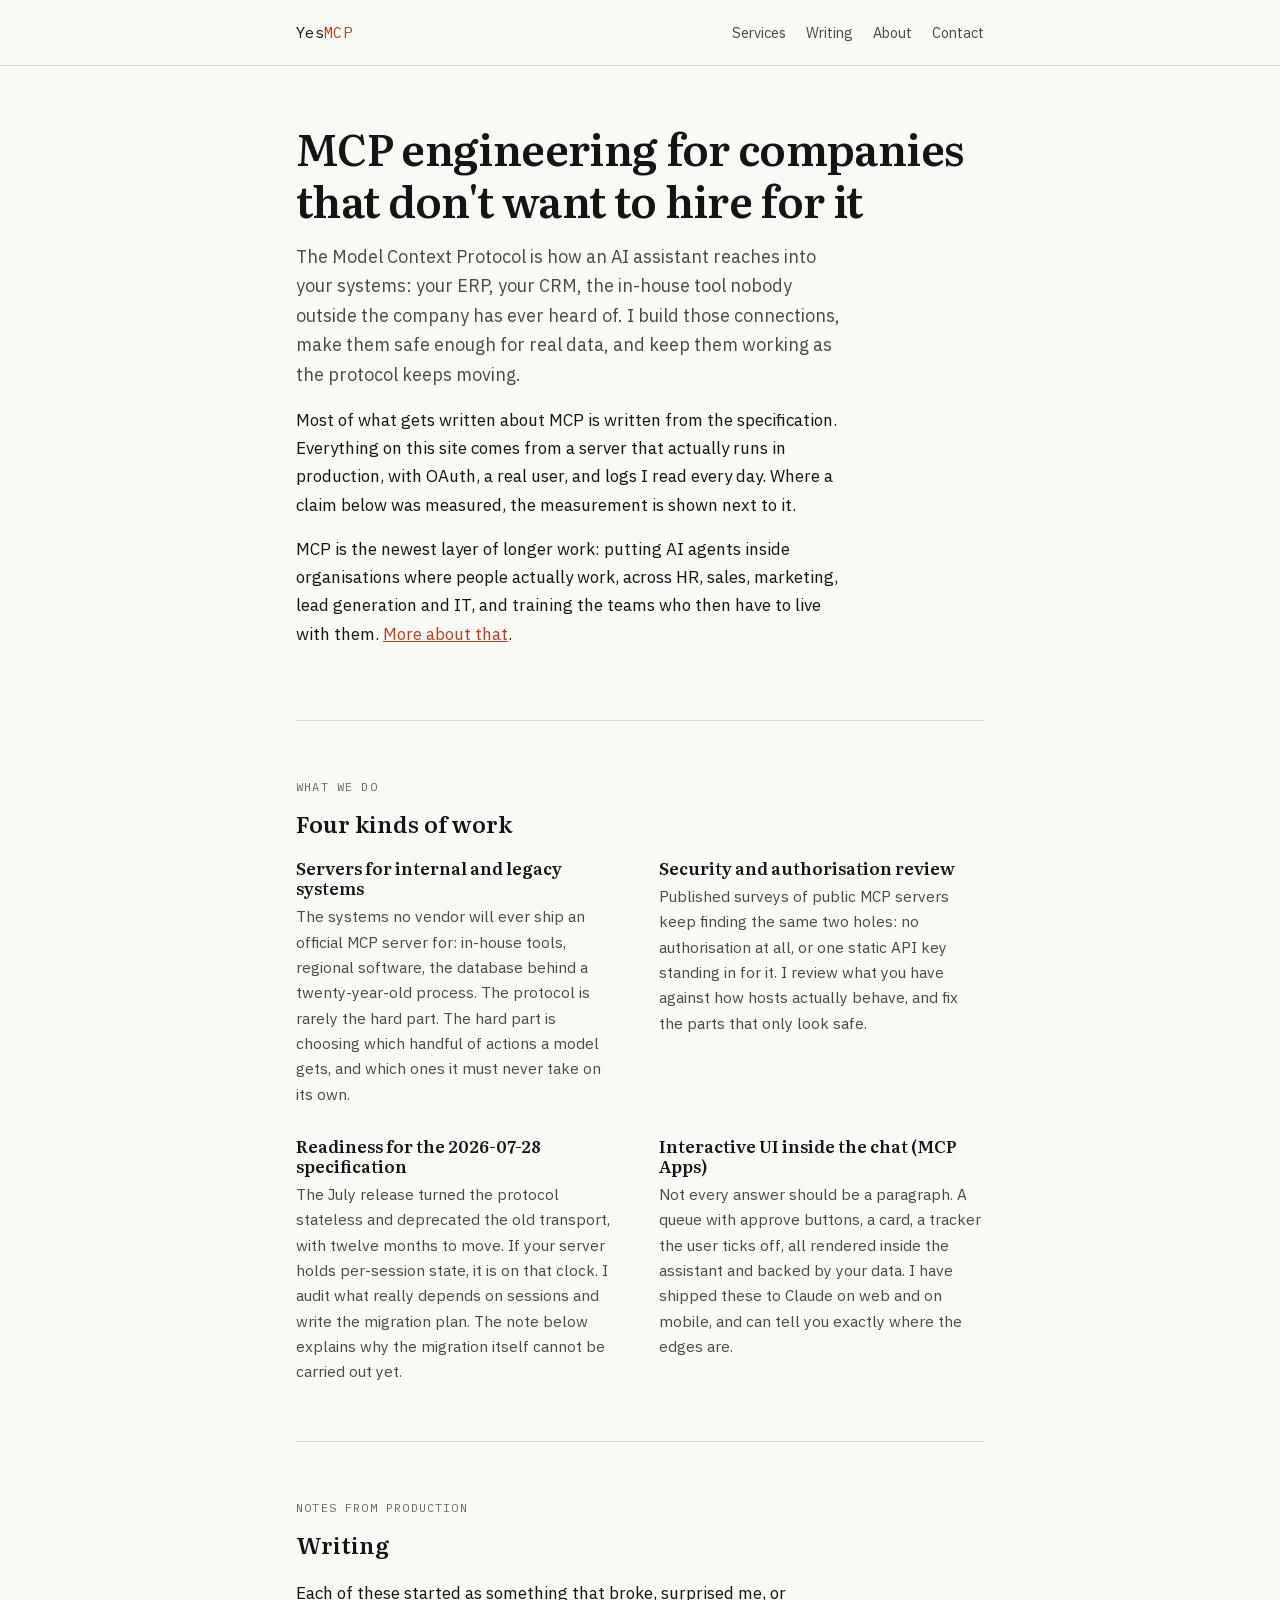
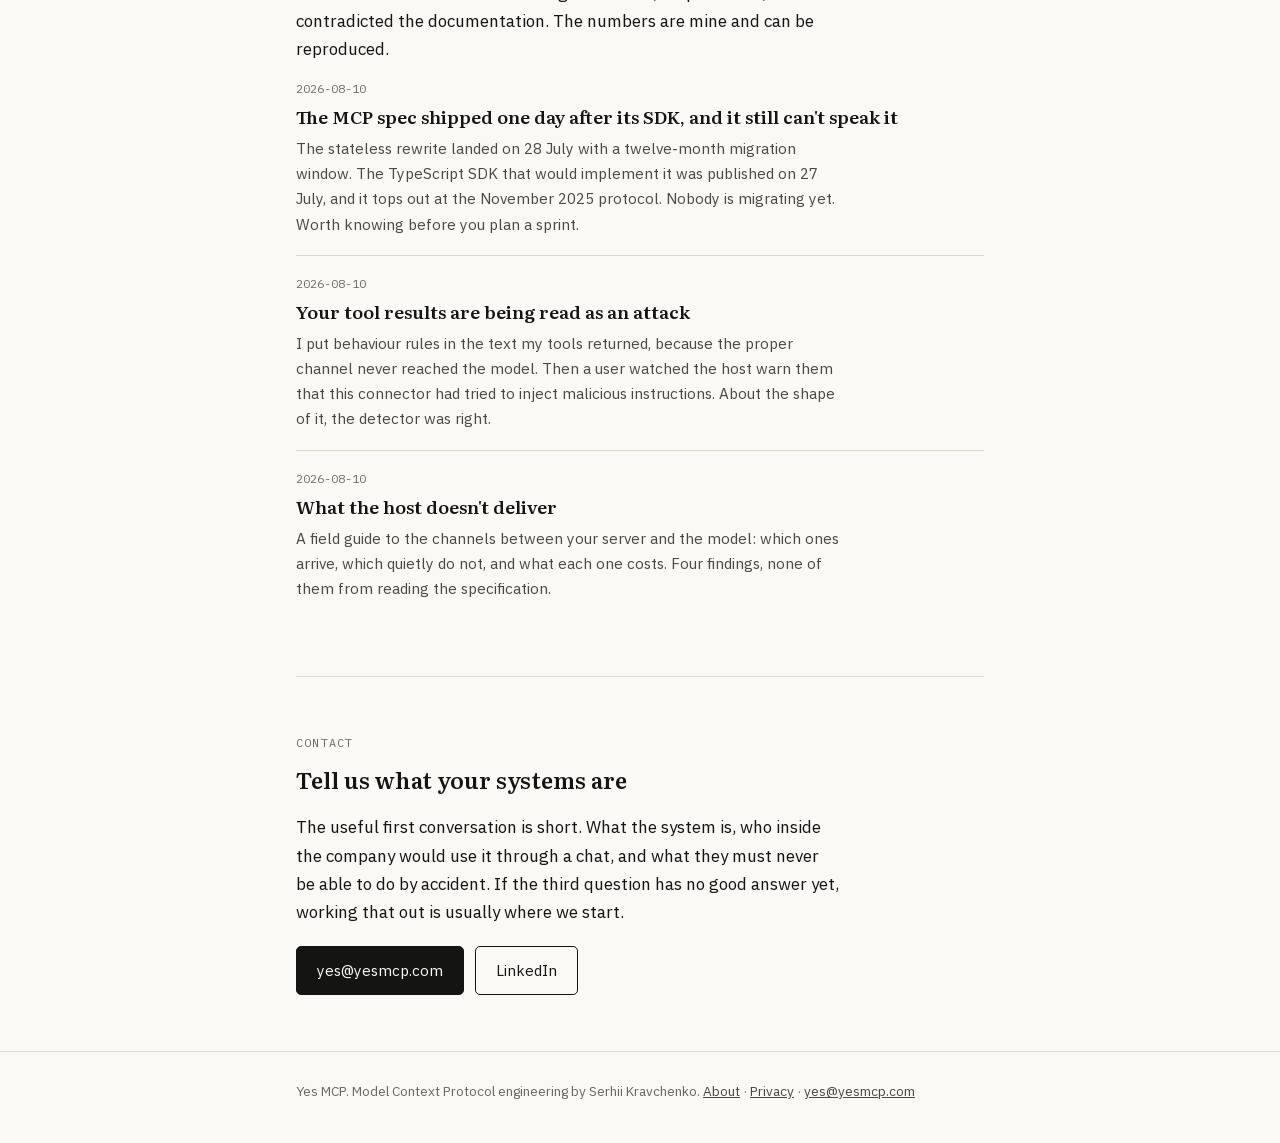
<file: index.html>
<!doctype html>
<html lang="en">
<head>
<meta charset="utf-8">
<meta name="viewport" content="width=device-width, initial-scale=1">
<title>Yes MCP: MCP engineering for companies</title>
<meta name="description" content="I build, harden and maintain Model Context Protocol servers for companies that need the capability without hiring for it. Notes from production, not from the spec.">
<link rel="canonical" href="https://yesmcp.com/">
<meta property="og:title" content="Yes MCP: MCP engineering for companies">
<meta property="og:description" content="I build, harden and maintain MCP servers. Notes from production, not from the spec.">
<meta property="og:url" content="https://yesmcp.com/">
<meta property="og:type" content="website">
<meta property="og:image" content="https://yesmcp.com/assets/og/home.png">
<meta property="og:image:width" content="1200">
<meta property="og:image:height" content="630">
<meta property="og:image:type" content="image/png">
<meta name="twitter:card" content="summary_large_image">
<meta name="twitter:image" content="https://yesmcp.com/assets/og/home.png">
<link rel="icon" type="image/svg+xml" href="/assets/favicon.svg">
<link rel="preload" href="/assets/fonts/plexsans-var.woff2" as="font" type="font/woff2" crossorigin>
<link rel="preload" href="/assets/fonts/literata-var.woff2" as="font" type="font/woff2" crossorigin>
<link rel="stylesheet" href="/assets/site.css">
<script type="application/ld+json">
{
  "@context": "https://schema.org",
  "@graph": [
    {
      "@type": "Organization",
      "@id": "https://yesmcp.com/#organization",
      "name": "Yes MCP",
      "url": "https://yesmcp.com/",
      "email": "yes@yesmcp.com",
      "description": "Model Context Protocol engineering for companies: custom servers over internal and legacy systems, security and authorisation review, specification-migration readiness, and interactive UI inside AI assistants.",
      "sameAs": ["https://www.linkedin.com/company/yesmcp/"],
      "knowsAbout": ["Model Context Protocol", "MCP servers", "MCP Apps", "AI agent integration", "OAuth 2.1", "LLM tool design"],
      "founder": {"@id": "https://yesmcp.com/#serhii"}
    },
    {
      "@type": "Person",
      "@id": "https://yesmcp.com/#serhii",
      "name": "Serhii Kravchenko",
      "jobTitle": "MCP engineer",
      "url": "https://yesmcp.com/about/",
      "sameAs": ["https://www.linkedin.com/in/awrshift/", "https://x.com/awrshift", "https://github.com/awrshift"]
    },
    {
      "@type": "WebSite",
      "@id": "https://yesmcp.com/#website",
      "url": "https://yesmcp.com/",
      "name": "Yes MCP",
      "publisher": {"@id": "https://yesmcp.com/#organization"},
      "inLanguage": "en"
    }
  ]
}
</script>
</head>
<body>
<a class="skip" href="#main">Skip to content</a>

<header class="top">
  <div class="wrap top-in">
    <a class="mark" href="/">Yes<b>MCP</b></a>
    <nav class="nav">
      <a href="#services">Services</a>
      <a href="#writing">Writing</a>
      <a href="/about/">About</a>
      <a href="#contact">Contact</a>
    </nav>
  </div>
</header>

<main class="wrap" id="main">

  <section>
    <h1>MCP engineering for companies that don't want to hire for it</h1>
    <p class="lede">
      The Model Context Protocol is how an AI assistant reaches into your systems: your ERP, your CRM,
      the in-house tool nobody outside the company has ever heard of. I build those connections, make
      them safe enough for real data, and keep them working as the protocol keeps moving.
    </p>
    <p>
      Most of what gets written about MCP is written from the specification. Everything on this site
      comes from a server that actually runs in production, with OAuth, a real user, and logs I read
      every day. Where a claim below was measured, the measurement is shown next to it.
    </p>
    <p>
      MCP is the newest layer of longer work: putting AI agents inside organisations where people
      actually work, across HR, sales, marketing, lead generation and IT, and training the teams who
      then have to live with them. <a href="/about/">More about that</a>.
    </p>
  </section>

  <section id="services">
    <p class="eyebrow">What we do</p>
    <h2>Four kinds of work</h2>
    <div class="grid">
      <div>
        <h3>Servers for internal and legacy systems</h3>
        <p>
          The systems no vendor will ever ship an official MCP server for: in-house tools, regional
          software, the database behind a twenty-year-old process. The protocol is rarely the hard
          part. The hard part is choosing which handful of actions a model gets, and which ones it
          must never take on its own.
        </p>
      </div>
      <div>
        <h3>Security and authorisation review</h3>
        <p>
          Published surveys of public MCP servers keep finding the same two holes: no authorisation
          at all, or one static API key standing in for it. I review what you have against how hosts
          actually behave, and fix the parts that only look safe.
        </p>
      </div>
      <div>
        <h3>Readiness for the 2026-07-28 specification</h3>
        <p>
          The July release turned the protocol stateless and deprecated the old transport, with
          twelve months to move. If your server holds per-session state, it is on that clock. I audit
          what really depends on sessions and write the migration plan. The note below explains why
          the migration itself cannot be carried out yet.
        </p>
      </div>
      <div>
        <h3>Interactive UI inside the chat (MCP Apps)</h3>
        <p>
          Not every answer should be a paragraph. A queue with approve buttons, a card, a tracker the
          user ticks off, all rendered inside the assistant and backed by your data. I have shipped
          these to Claude on web and on mobile, and can tell you exactly where the edges are.
        </p>
      </div>
    </div>
  </section>

  <section id="writing">
    <p class="eyebrow">Notes from production</p>
    <h2>Writing</h2>
    <p>
      Each of these started as something that broke, surprised me, or contradicted the documentation.
      The numbers are mine and can be reproduced.
    </p>
    <ul class="posts">
      <li>
        <a href="/writing/spec-shipped-after-its-sdk/">
          <span class="d">2026-08-10</span>
          <span class="t">The MCP spec shipped one day after its SDK, and it still can't speak it</span>
        </a>
        <p class="s">
          The stateless rewrite landed on 28 July with a twelve-month migration window. The TypeScript
          SDK that would implement it was published on 27 July, and it tops out at the November 2025
          protocol. Nobody is migrating yet. Worth knowing before you plan a sprint.
        </p>
      </li>
      <li>
        <a href="/writing/tool-results-read-as-injection/">
          <span class="d">2026-08-10</span>
          <span class="t">Your tool results are being read as an attack</span>
        </a>
        <p class="s">
          I put behaviour rules in the text my tools returned, because the proper channel never
          reached the model. Then a user watched the host warn them that this connector had tried to
          inject malicious instructions. About the shape of it, the detector was right.
        </p>
      </li>
      <li>
        <a href="/writing/what-the-host-does-not-deliver/">
          <span class="d">2026-08-10</span>
          <span class="t">What the host doesn't deliver</span>
        </a>
        <p class="s">
          A field guide to the channels between your server and the model: which ones arrive, which
          quietly do not, and what each one costs. Four findings, none of them from reading the
          specification.
        </p>
      </li>
    </ul>
  </section>

  <section id="contact">
    <p class="eyebrow">Contact</p>
    <h2>Tell us what your systems are</h2>
    <p>
      The useful first conversation is short. What the system is, who inside the company would use it
      through a chat, and what they must never be able to do by accident. If the third question has no
      good answer yet, working that out is usually where we start.
    </p>
    <div class="cta-row">
      <a class="btn btn-primary" href="mailto:yes@yesmcp.com">yes@yesmcp.com</a>
      <a class="btn btn-ghost" href="https://www.linkedin.com/company/yesmcp/">LinkedIn</a>
    </div>
  </section>

</main>

<footer>
  <div class="wrap">
    Yes MCP. Model Context Protocol engineering by Serhii Kravchenko.
    <a href="/about/">About</a> · <a href="/privacy/">Privacy</a> ·
    <a href="mailto:yes@yesmcp.com">yes@yesmcp.com</a>
  </div>
</footer>

</body>
</html>
</file>
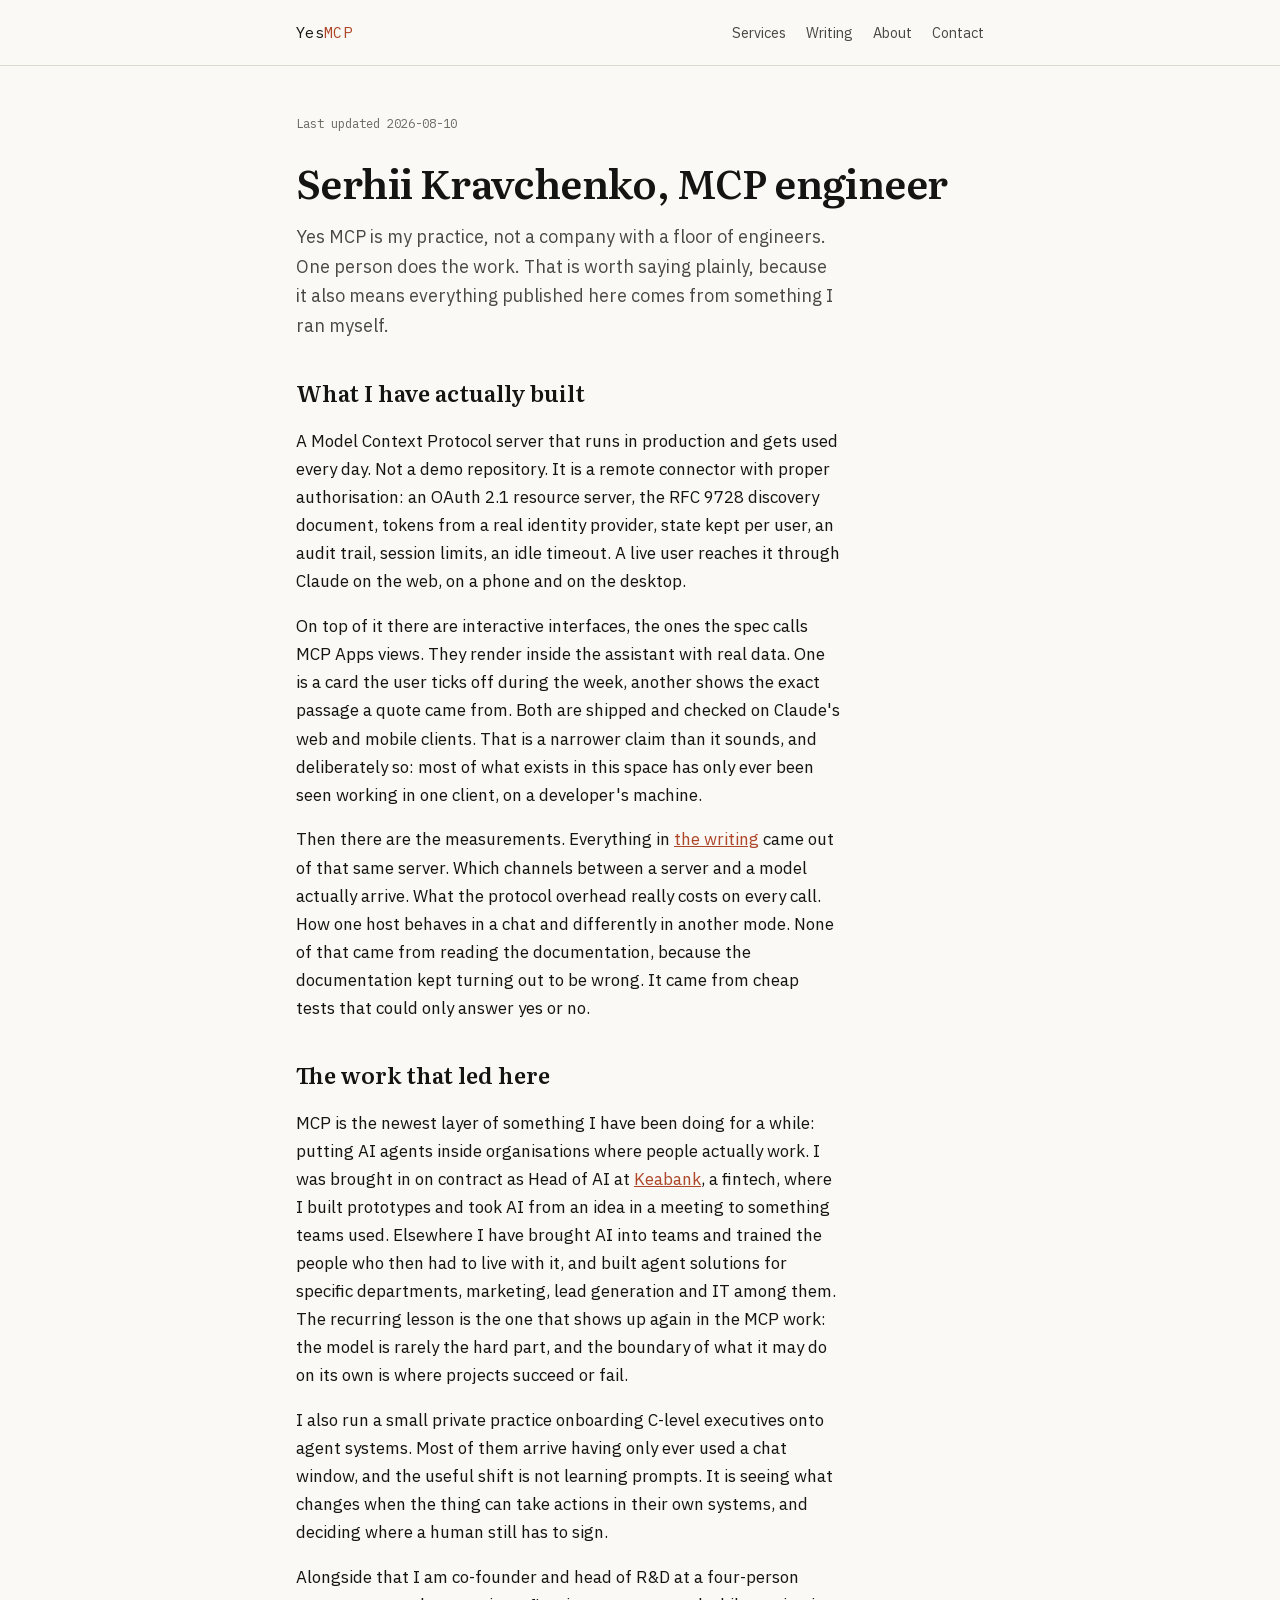
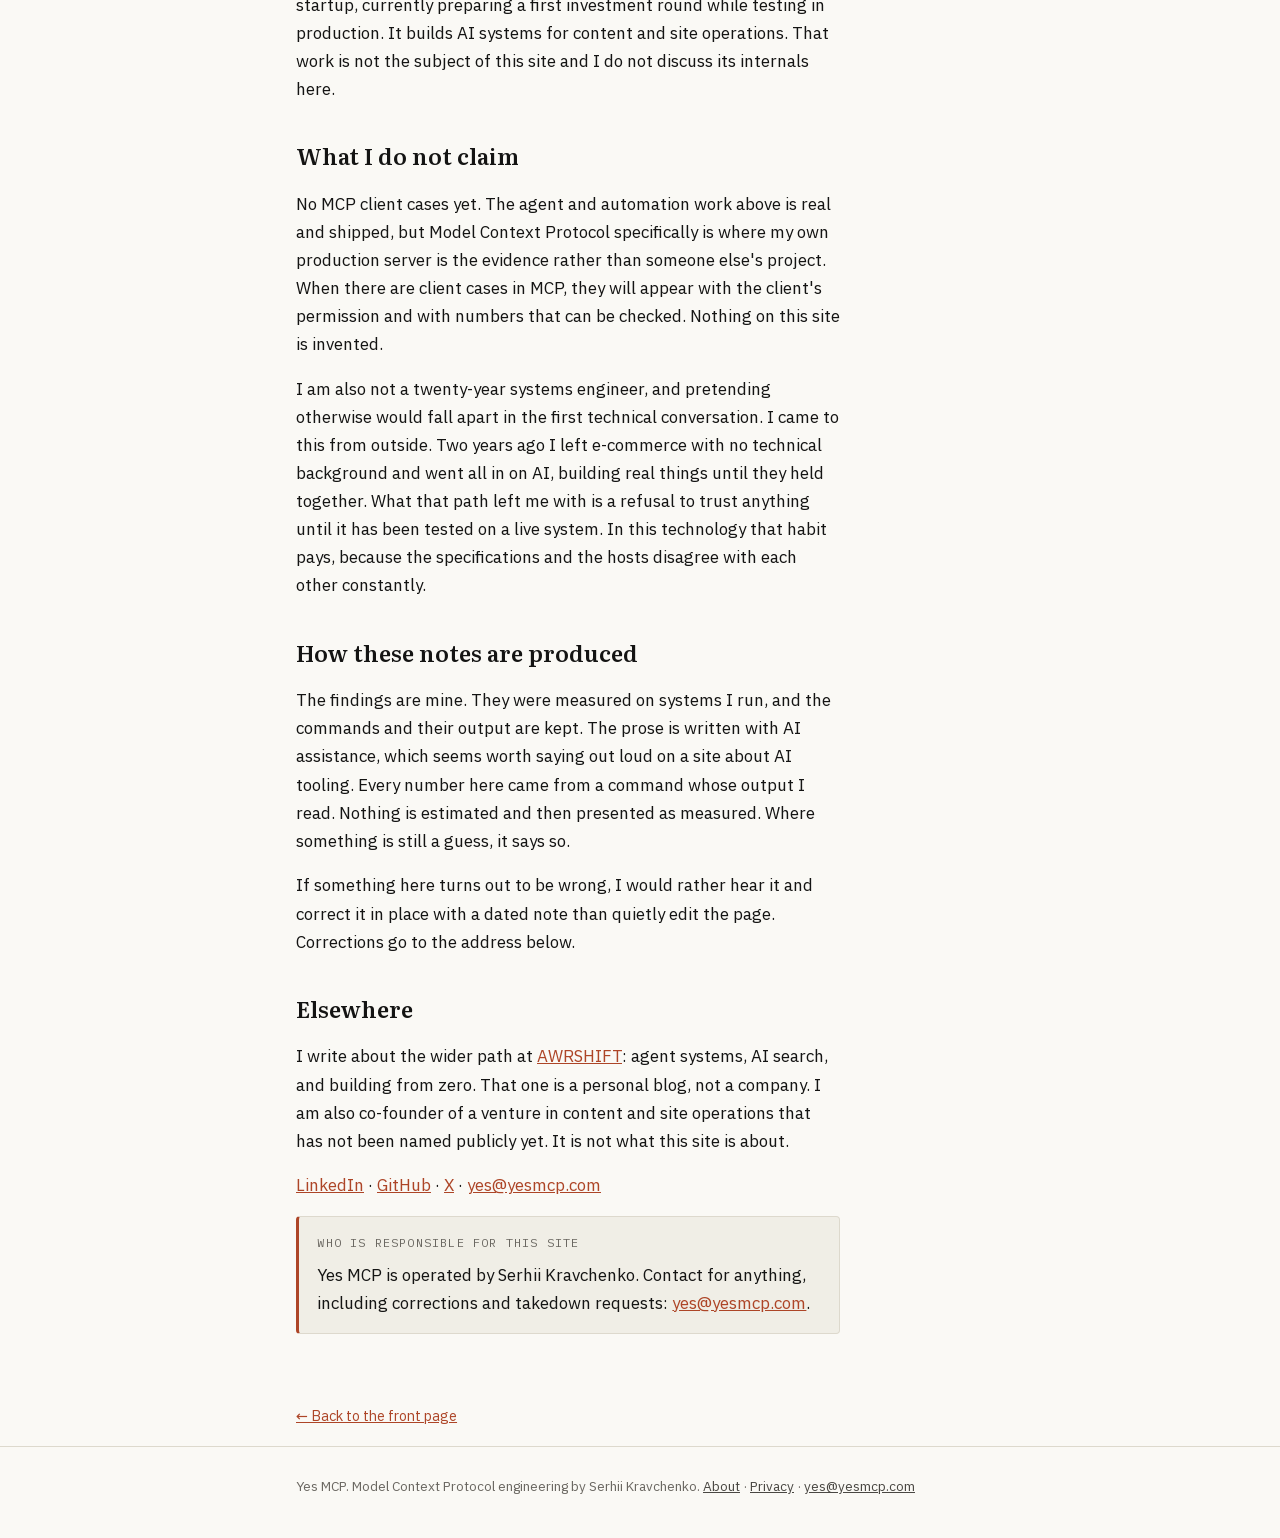
<file: about/index.html>
<!doctype html>
<html lang="en">
<head>
<meta charset="utf-8">
<meta name="viewport" content="width=device-width, initial-scale=1">
<title>About: Serhii Kravchenko, MCP engineer | Yes MCP</title>
<meta name="description" content="Who runs Yes MCP: Serhii Kravchenko, MCP engineer. A production MCP server with OAuth and interactive UI inside AI assistants, Head of AI on contract at the fintech Keabank, and years of putting AI agents into real teams across HR, sales, marketing and IT.">
<link rel="canonical" href="https://yesmcp.com/about/">
<meta property="og:title" content="About: Serhii Kravchenko, MCP engineer">
<meta property="og:description" content="Who runs Yes MCP, what has been built and measured, and how these notes are produced.">
<meta property="og:url" content="https://yesmcp.com/about/">
<meta property="og:type" content="profile">
<meta property="og:image" content="https://yesmcp.com/assets/og/about.png">
<meta property="og:image:width" content="1200">
<meta property="og:image:height" content="630">
<meta property="og:image:type" content="image/png">
<meta name="twitter:card" content="summary_large_image">
<meta name="twitter:image" content="https://yesmcp.com/assets/og/about.png">
<link rel="icon" type="image/svg+xml" href="/assets/favicon.svg">
<link rel="preload" href="/assets/fonts/plexsans-var.woff2" as="font" type="font/woff2" crossorigin>
<link rel="stylesheet" href="/assets/site.css">
<script type="application/ld+json">
{
  "@context": "https://schema.org",
  "@graph": [
    {
      "@type": "Person",
      "@id": "https://yesmcp.com/#serhii",
      "name": "Serhii Kravchenko",
      "jobTitle": "MCP engineer",
      "description": "MCP engineer. Builds and hardens Model Context Protocol servers for companies: production servers with OAuth 2.1, interactive MCP Apps interfaces inside AI assistants, and measurement of how hosts really behave. Engaged on contract as Head of AI at the fintech Keabank. Has deployed AI agents inside organisations across HR, sales, marketing, lead generation and IT, trained the teams that use them, and onboards C-level executives onto agent systems. Co-founder and head of R&D at a startup building AI systems for content and site operations.",
      "url": "https://yesmcp.com/about/",
      "worksFor": {"@id": "https://yesmcp.com/#organization"},
      "hasOccupation": [
        {"@type": "Occupation", "name": "MCP engineer"},
        {"@type": "Occupation", "name": "Head of AI (contract), Keabank"}
      ],
      "knowsAbout": ["Model Context Protocol", "MCP servers", "MCP Apps", "OAuth 2.1", "AI agent integration", "LLM tool design", "AI adoption in organisations", "agent systems for HR and sales", "executive AI onboarding"],
      "sameAs": [
        "https://www.linkedin.com/in/awrshift/",
        "https://x.com/awrshift",
        "https://github.com/awrshift"
      ]
    },
    {
      "@type": "Organization",
      "@id": "https://yesmcp.com/#organization",
      "name": "Yes MCP",
      "url": "https://yesmcp.com/",
      "email": "yes@yesmcp.com",
      "founder": {"@id": "https://yesmcp.com/#serhii"},
      "sameAs": ["https://www.linkedin.com/company/yesmcp/"]
    },
    {
      "@type": "AboutPage",
      "@id": "https://yesmcp.com/about/#page",
      "url": "https://yesmcp.com/about/",
      "mainEntity": {"@id": "https://yesmcp.com/#serhii"},
      "isPartOf": {"@id": "https://yesmcp.com/#website"},
      "inLanguage": "en"
    }
  ]
}
</script>
</head>
<body>
<a class="skip" href="#main">Skip to content</a>

<header class="top">
  <div class="wrap top-in">
    <a class="mark" href="/">Yes<b>MCP</b></a>
    <nav class="nav"><a href="/#services">Services</a><a href="/#writing">Writing</a><a href="/about/">About</a><a href="/#contact">Contact</a></nav>
  </div>
</header>

<main class="wrap" id="main">
<article>
  <p class="meta">Last updated 2026-08-10</p>
  <h1 class="h1-name">Serhii Kravchenko, MCP engineer</h1>

  <p class="lede">
    Yes MCP is my practice, not a company with a floor of engineers. One person does the work. That is
    worth saying plainly, because it also means everything published here comes from something I ran
    myself.
  </p>

  <h2>What I have actually built</h2>

  <p>
    A Model Context Protocol server that runs in production and gets used every day. Not a demo
    repository. It is a remote connector with proper authorisation: an OAuth 2.1 resource server,
    the RFC 9728 discovery document, tokens from a real identity provider, state kept per user, an
    audit trail, session limits, an idle timeout. A live user reaches it through Claude on the web,
    on a phone and on the desktop.
  </p>

  <p>
    On top of it there are interactive interfaces, the ones the spec calls MCP Apps views. They render
    inside the assistant with real data. One is a card the user ticks off during the week, another shows
    the exact passage a quote came from. Both are shipped and checked on Claude's web and mobile
    clients. That is a narrower claim than it sounds, and deliberately so: most of what exists in this
    space has only ever been seen working in one client, on a developer's machine.
  </p>

  <p>
    Then there are the measurements. Everything in <a href="/#writing">the writing</a> came out of that
    same server. Which channels between a server and a model actually arrive. What the protocol
    overhead really costs on every call. How one host behaves in a chat and differently in another
    mode. None of that came from reading the documentation, because the documentation kept turning
    out to be wrong. It came from cheap tests that could only answer yes or no.
  </p>

  <h2>The work that led here</h2>

  <p>
    MCP is the newest layer of something I have been doing for a while: putting AI agents inside
    organisations where people actually work. I was brought in on contract as Head of AI at
    <a href="https://keabank.com/" rel="nofollow">Keabank</a>, a fintech, where I built prototypes and
    took AI from an idea in a meeting to something teams used. Elsewhere I have brought AI into teams
    and trained the people who then had to live with it, and built agent solutions for specific
    departments, marketing, lead generation and IT among them. The recurring lesson is the one that
    shows up again in the MCP work: the model is rarely the hard part, and the boundary of what it may
    do on its own is where projects succeed or fail.
  </p>

  <p>
    I also run a small private practice onboarding C-level executives onto agent systems. Most of
    them arrive having only ever used a chat window, and the useful shift is not learning prompts.
    It is seeing what changes when the thing can take actions in their own systems, and deciding
    where a human still has to sign.
  </p>

  <p>
    Alongside that I am co-founder and head of R&amp;D at a four-person startup, currently preparing
    a first investment round while testing in production. It builds AI systems for content and site
    operations. That work is not the subject of this site and I do not discuss its internals here.
  </p>

  <h2>What I do not claim</h2>

  <p>
    No MCP client cases yet. The agent and automation work above is real and shipped, but Model
    Context Protocol specifically is where my own production server is the evidence rather than
    someone else's project. When there are client cases in MCP, they will appear with the client's
    permission and with numbers that can be checked. Nothing on this site is invented.
  </p>

  <p>
    I am also not a twenty-year systems engineer, and pretending otherwise would fall apart in the
    first technical conversation. I came to this from outside. Two years ago I left e-commerce with
    no technical background and went all in on AI, building real things until they held together.
    What that path left me with is a refusal to trust anything until it has been tested on a live
    system. In this technology that habit pays, because the specifications and the hosts disagree
    with each other constantly.
  </p>

  <h2>How these notes are produced</h2>

  <p>
    The findings are mine. They were measured on systems I run, and the commands and their output are
    kept. The prose is written with AI assistance, which seems worth saying out loud on a site about AI
    tooling. Every number here came from a command whose output I read. Nothing is estimated and then
    presented as measured. Where something is still a guess, it says so.
  </p>

  <p>
    If something here turns out to be wrong, I would rather hear it and correct it in place with a
    dated note than quietly edit the page. Corrections go to the address below.
  </p>

  <h2>Elsewhere</h2>

  <p>
    I write about the wider path at <a href="https://wp.awrshift.com/" rel="me">AWRSHIFT</a>: agent
    systems, AI search, and building from zero. That one is a personal blog, not a company. I am also
    co-founder of a venture in content and site operations that has not been named publicly yet. It is
    not what this site is about.
  </p>

  <p>
    <a href="https://www.linkedin.com/in/awrshift/" rel="me">LinkedIn</a> ·
    <a href="https://github.com/awrshift" rel="me">GitHub</a> ·
    <a href="https://x.com/awrshift" rel="me">X</a> ·
    <a href="mailto:yes@yesmcp.com">yes@yesmcp.com</a>
  </p>

  <div class="evidence">
    <p class="eyebrow">Who is responsible for this site</p>
    <p>
      Yes MCP is operated by Serhii Kravchenko. Contact for anything, including corrections and
      takedown requests: <a href="mailto:yes@yesmcp.com">yes@yesmcp.com</a>.
    </p>
  </div>

  <p><a class="back" href="/">← Back to the front page</a></p>
</article>
</main>

<footer>
  <div class="wrap">
    Yes MCP. Model Context Protocol engineering by Serhii Kravchenko.
    <a href="/about/">About</a> · <a href="/privacy/">Privacy</a> ·
    <a href="mailto:yes@yesmcp.com">yes@yesmcp.com</a>
  </div>
</footer>

</body>
</html>
</file>
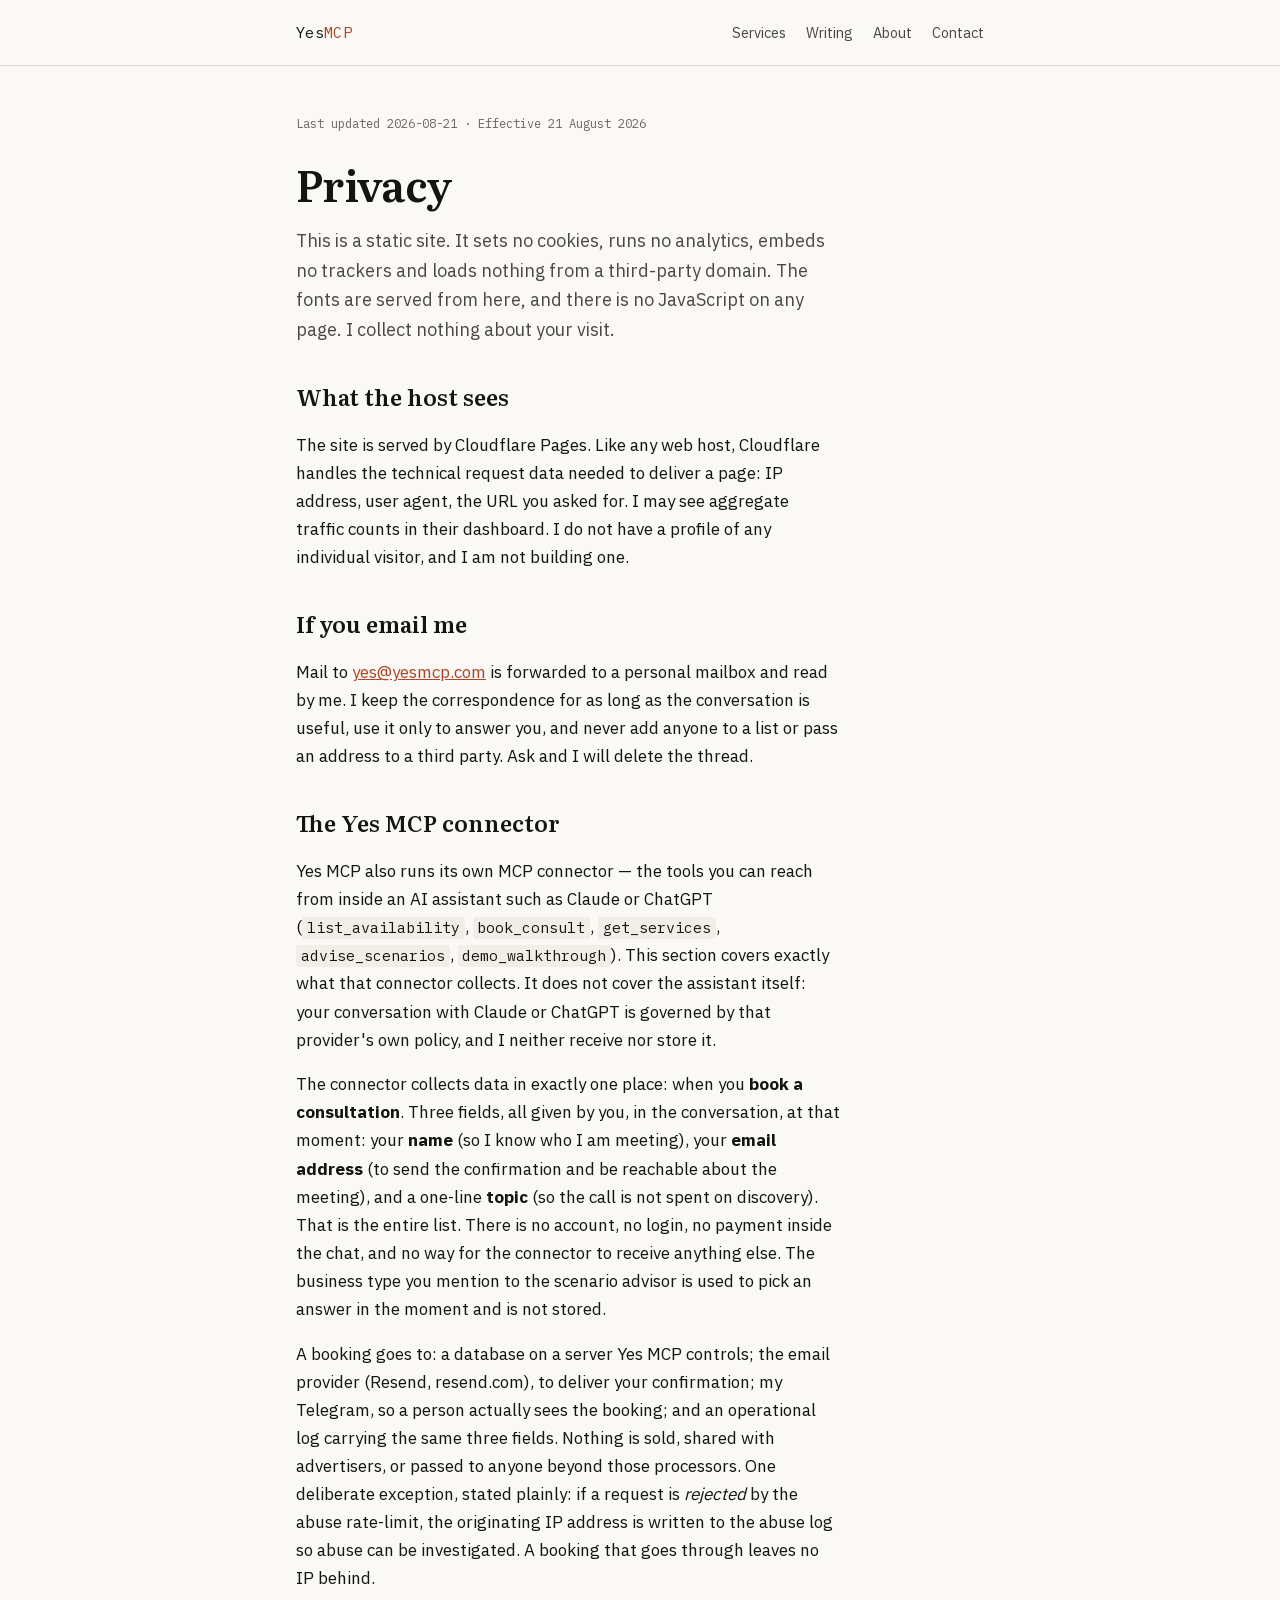
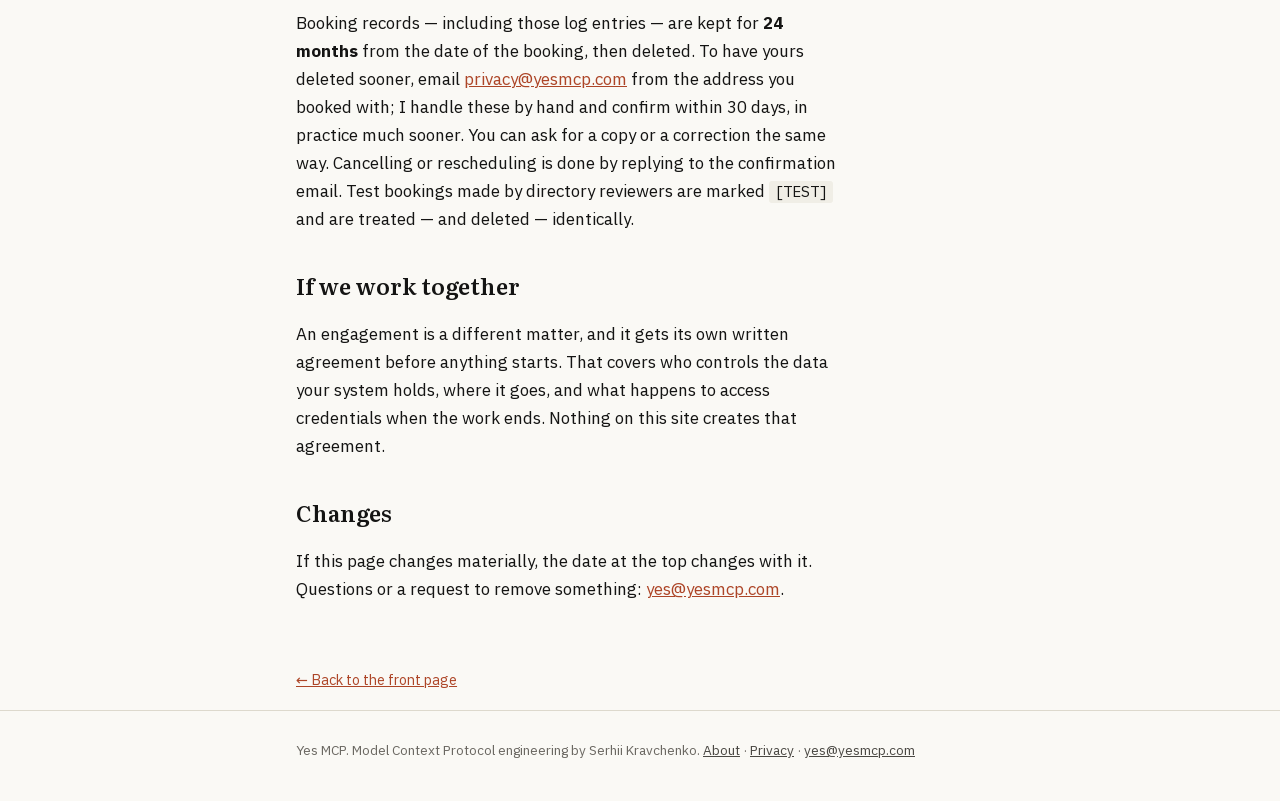
<file: privacy/index.html>
<!doctype html>
<html lang="en">
<head>
<meta charset="utf-8">
<meta name="viewport" content="width=device-width, initial-scale=1">
<title>Privacy | Yes MCP</title>
<meta name="description" content="No cookies, no analytics, no third-party requests on this site — and exactly three fields (name, email, topic) if you book a consultation through the Yes MCP connector.">
<link rel="canonical" href="https://yesmcp.com/privacy/">
<meta property="og:title" content="Privacy | Yes MCP">
<meta property="og:description" content="No cookies, no analytics, no third-party requests. What happens to an email you send.">
<meta property="og:url" content="https://yesmcp.com/privacy/">
<meta property="og:type" content="website">
<link rel="icon" type="image/svg+xml" href="/assets/favicon.svg">
<link rel="preload" href="/assets/fonts/plexsans-var.woff2" as="font" type="font/woff2" crossorigin>
<link rel="stylesheet" href="/assets/site.css">
</head>
<body>
<a class="skip" href="#main">Skip to content</a>

<header class="top">
  <div class="wrap top-in">
    <a class="mark" href="/">Yes<b>MCP</b></a>
    <nav class="nav"><a href="/#services">Services</a><a href="/#writing">Writing</a><a href="/about/">About</a><a href="/#contact">Contact</a></nav>
  </div>
</header>

<main class="wrap" id="main">
<article>
  <p class="meta">Last updated 2026-08-21 · Effective 21 August 2026</p>
  <h1>Privacy</h1>

  <p class="lede">
    This is a static site. It sets no cookies, runs no analytics, embeds no trackers and loads nothing
    from a third-party domain. The fonts are served from here, and there is no JavaScript on any page.
    I collect nothing about your visit.
  </p>

  <h2>What the host sees</h2>

  <p>
    The site is served by Cloudflare Pages. Like any web host, Cloudflare handles the technical request
    data needed to deliver a page: IP address, user agent, the URL you asked for. I may see aggregate
    traffic counts in their dashboard. I do not have a profile of any individual visitor, and I am not
    building one.
  </p>

  <h2>If you email me</h2>

  <p>
    Mail to <a href="mailto:yes@yesmcp.com">yes@yesmcp.com</a> is forwarded to a personal mailbox and
    read by me. I keep the correspondence for as long as the conversation is useful, use it only to
    answer you, and never add anyone to a list or pass an address to a third party. Ask and I will
    delete the thread.
  </p>

  <h2>The Yes MCP connector</h2>

  <p>
    Yes MCP also runs its own MCP connector — the tools you can reach from inside an AI assistant
    such as Claude or ChatGPT (<code>list_availability</code>, <code>book_consult</code>,
    <code>get_services</code>, <code>advise_scenarios</code>, <code>demo_walkthrough</code>).
    This section covers exactly what that connector collects. It does not cover the assistant
    itself: your conversation with Claude or ChatGPT is governed by that provider's own policy,
    and I neither receive nor store it.
  </p>

  <p>
    The connector collects data in exactly one place: when you <strong>book a consultation</strong>.
    Three fields, all given by you, in the conversation, at that moment: your <strong>name</strong>
    (so I know who I am meeting), your <strong>email address</strong> (to send the confirmation and
    be reachable about the meeting), and a one-line <strong>topic</strong> (so the call is not spent
    on discovery). That is the entire list. There is no account, no login, no payment inside the
    chat, and no way for the connector to receive anything else. The business type you mention to
    the scenario advisor is used to pick an answer in the moment and is not stored.
  </p>

  <p>
    A booking goes to: a database on a server Yes MCP controls; the email provider
    (Resend, resend.com), to deliver your confirmation; my Telegram, so a person actually sees the
    booking; and an operational log carrying the same three fields. Nothing is sold, shared with
    advertisers, or passed to anyone beyond those processors. One deliberate exception, stated
    plainly: if a request is <em>rejected</em> by the abuse rate-limit, the originating IP address
    is written to the abuse log so abuse can be investigated. A booking that goes through leaves
    no IP behind.
  </p>

  <p>
    Booking records — including those log entries — are kept for <strong>24 months</strong> from
    the date of the booking, then deleted. To have yours deleted sooner, email
    <a href="mailto:privacy@yesmcp.com">privacy@yesmcp.com</a> from the address you booked with;
    I handle these by hand and confirm within 30 days, in practice much sooner. You can ask for a
    copy or a correction the same way. Cancelling or rescheduling is done by replying to the
    confirmation email. Test bookings made by directory reviewers are marked
    <code>[TEST]</code> and are treated — and deleted — identically.
  </p>

  <h2>If we work together</h2>

  <p>
    An engagement is a different matter, and it gets its own written agreement before anything starts.
    That covers who controls the data your system holds, where it goes, and what happens to access
    credentials when the work ends. Nothing on this site creates that agreement.
  </p>

  <h2>Changes</h2>

  <p>
    If this page changes materially, the date at the top changes with it. Questions or a request to
    remove something: <a href="mailto:yes@yesmcp.com">yes@yesmcp.com</a>.
  </p>

  <p><a class="back" href="/">← Back to the front page</a></p>
</article>
</main>

<footer>
  <div class="wrap">
    Yes MCP. Model Context Protocol engineering by Serhii Kravchenko.
    <a href="/about/">About</a> · <a href="/privacy/">Privacy</a> ·
    <a href="mailto:yes@yesmcp.com">yes@yesmcp.com</a>
  </div>
</footer>

</body>
</html>
</file>
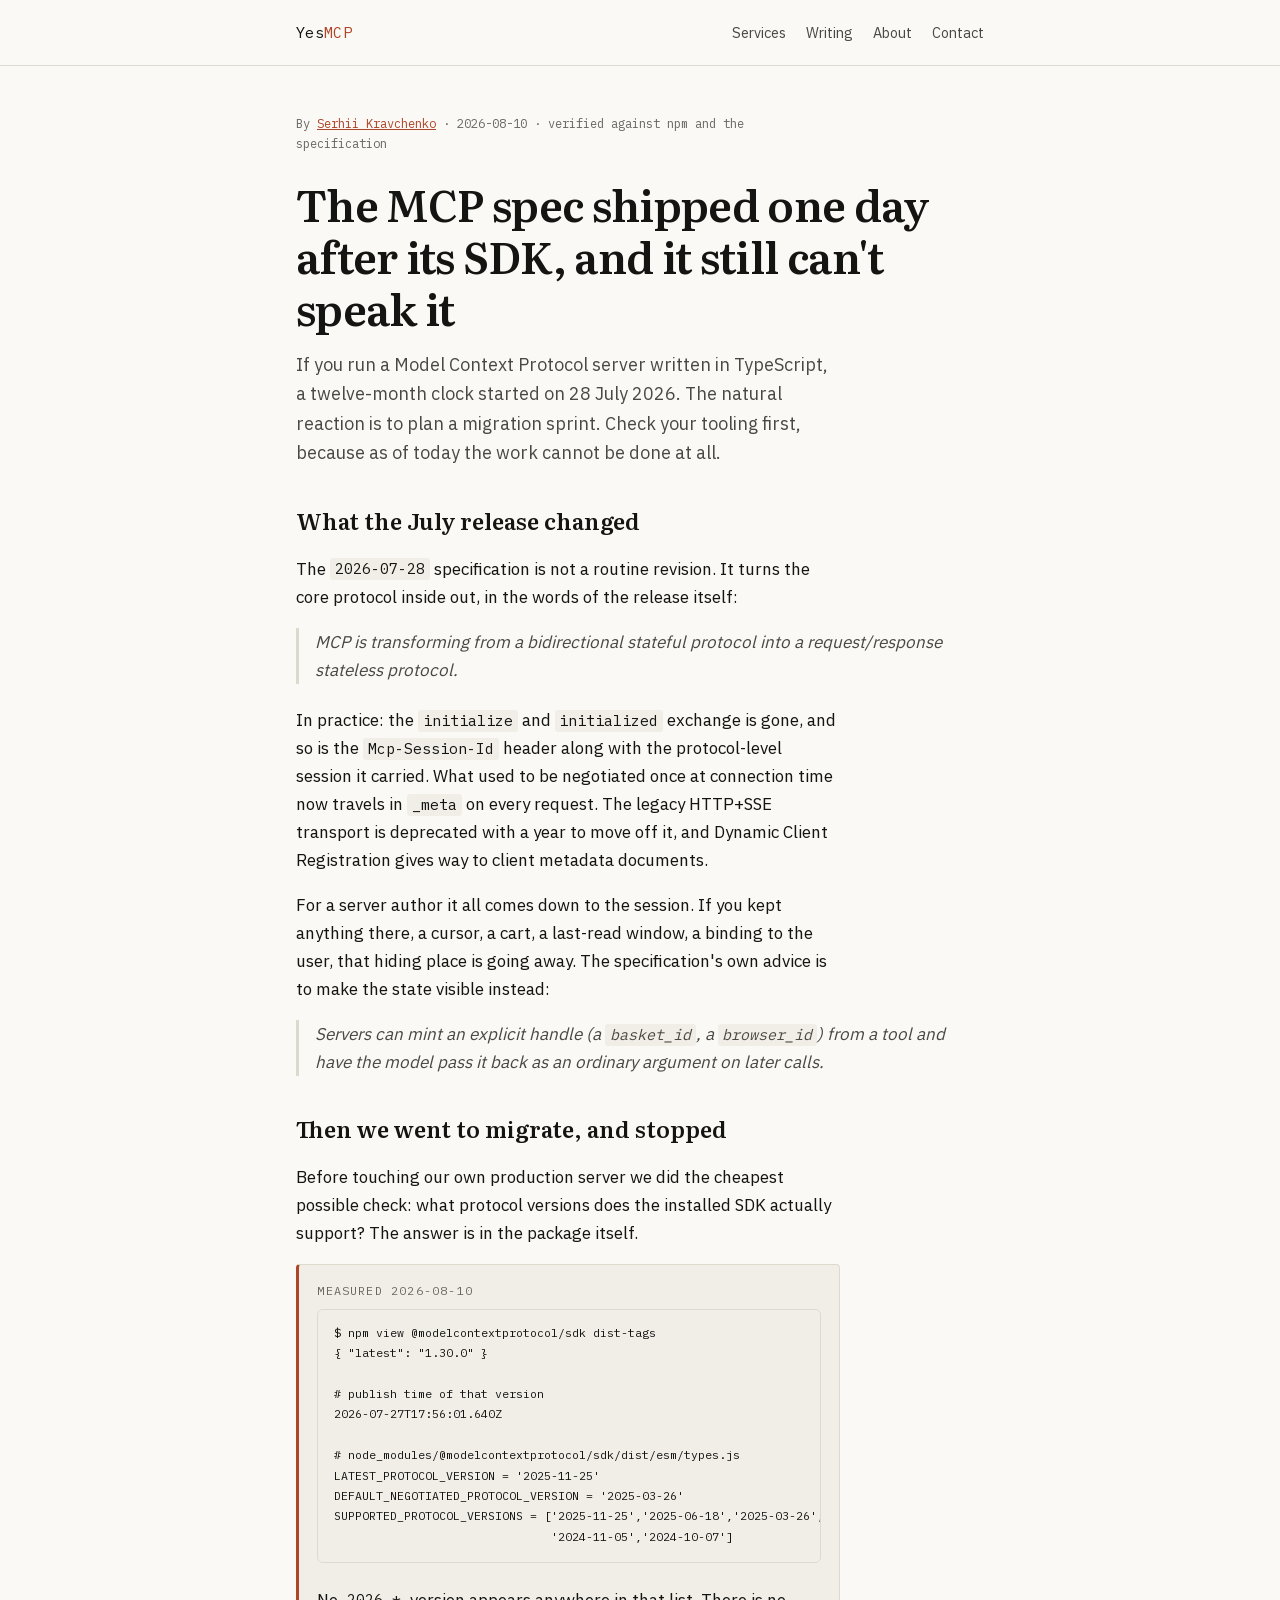
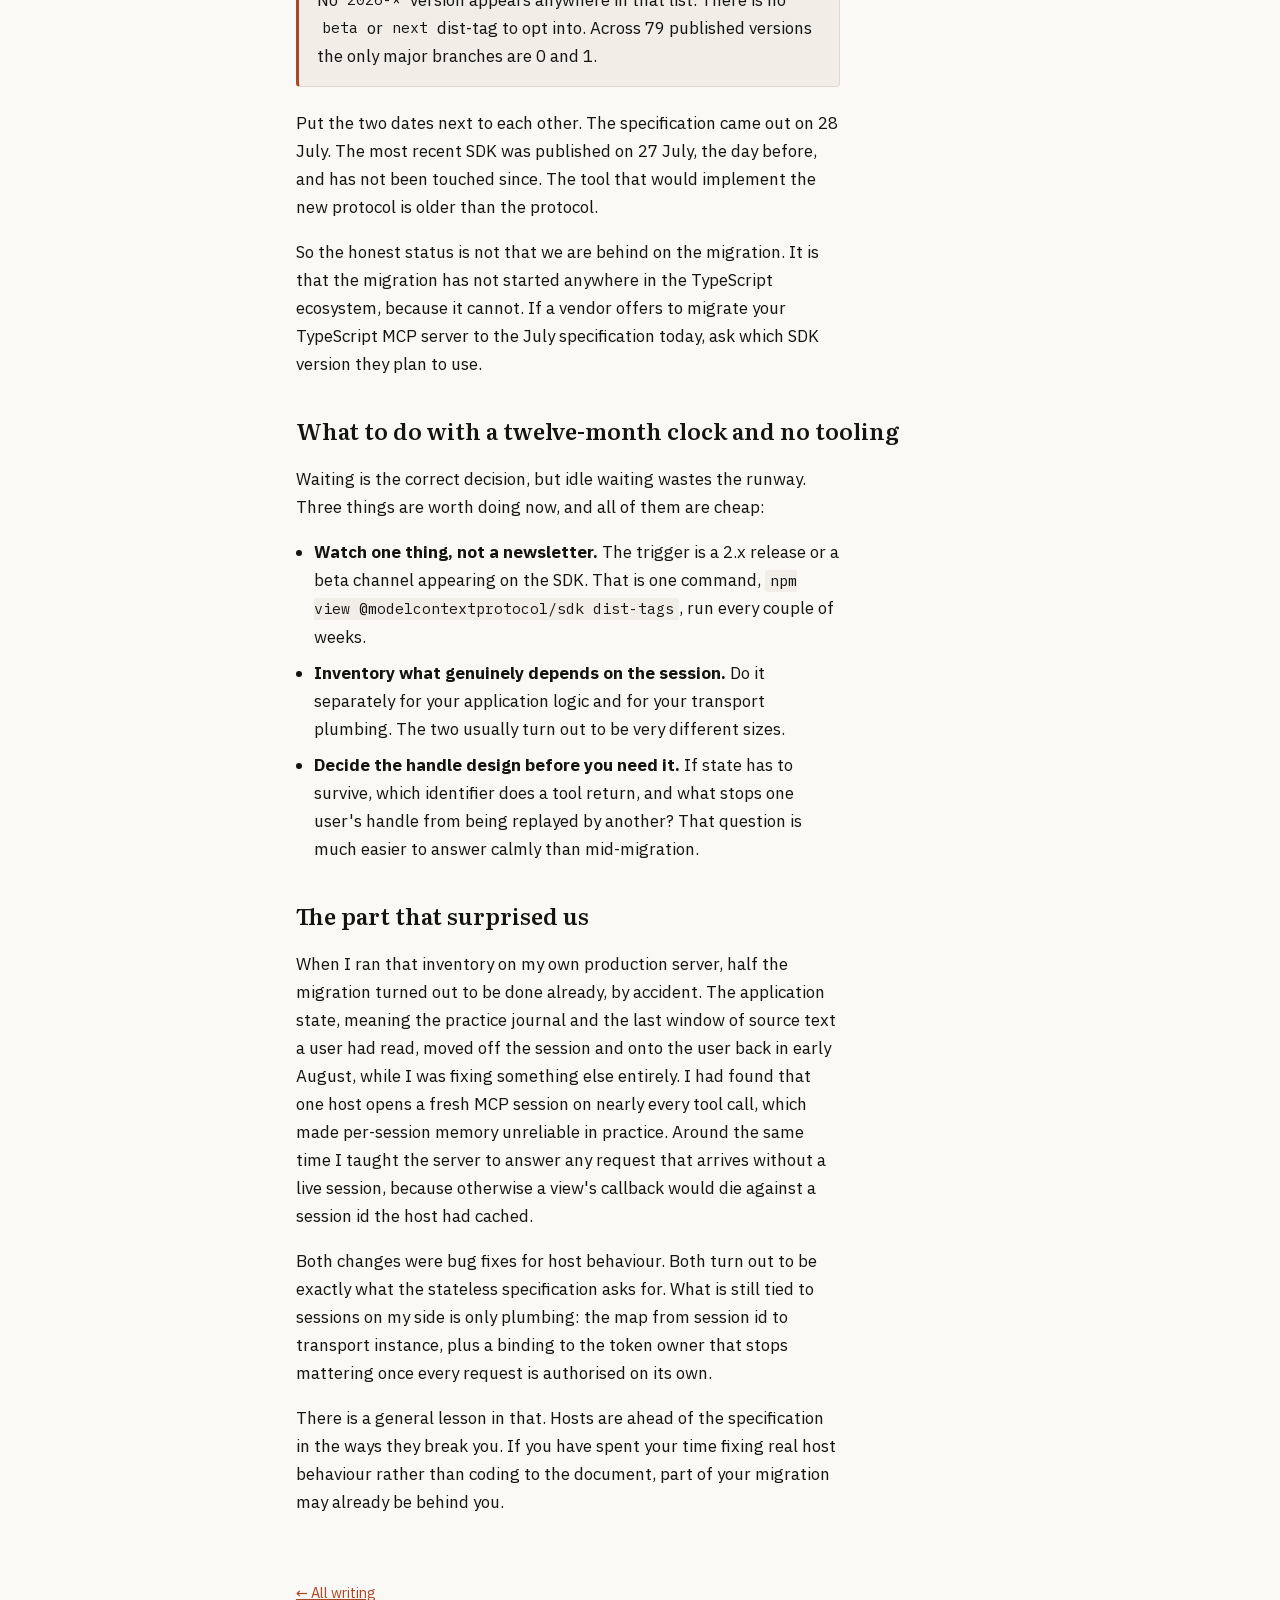
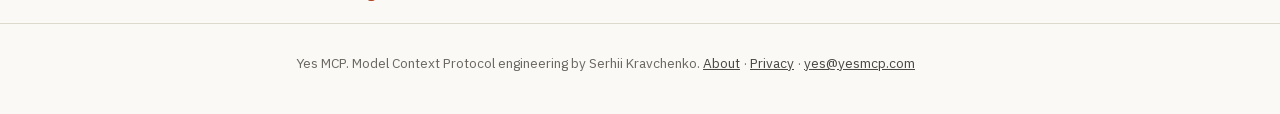
<file: writing/spec-shipped-after-its-sdk/index.html>
<!doctype html>
<html lang="en">
<head>
<meta charset="utf-8">
<meta name="viewport" content="width=device-width, initial-scale=1">
<title>The MCP spec shipped one day after its SDK | Yes MCP</title>
<meta name="description" content="The 2026-07-28 MCP specification made the protocol stateless and started a twelve-month deprecation clock. The TypeScript SDK was published the day before and still tops out at the November 2025 protocol.">
<link rel="canonical" href="https://yesmcp.com/writing/spec-shipped-after-its-sdk/">
<meta property="og:title" content="The MCP spec shipped one day after its SDK, and it still can't speak it">
<meta property="og:description" content="A twelve-month migration clock started on 28 July. The tooling to migrate does not exist yet.">
<meta property="og:type" content="article">
<meta property="og:url" content="https://yesmcp.com/writing/spec-shipped-after-its-sdk/">
<meta property="og:image" content="https://yesmcp.com/assets/og/spec.png">
<meta property="og:image:width" content="1200">
<meta property="og:image:height" content="630">
<meta property="og:image:type" content="image/png">
<meta name="twitter:card" content="summary_large_image">
<meta name="twitter:image" content="https://yesmcp.com/assets/og/spec.png">
<link rel="icon" type="image/svg+xml" href="/assets/favicon.svg">
<link rel="preload" href="/assets/fonts/plexsans-var.woff2" as="font" type="font/woff2" crossorigin>
<link rel="stylesheet" href="/assets/site.css">
<script type="application/ld+json">
{
  "@context": "https://schema.org",
  "@graph": [
    {
      "@type": "BlogPosting",
      "@id": "https://yesmcp.com/writing/spec-shipped-after-its-sdk/#article",
      "headline": "The MCP spec shipped one day after its SDK, and it still can't speak it",
      "description": "The 2026-07-28 MCP specification made the protocol stateless and started a twelve-month deprecation clock. The TypeScript SDK was published the day before and still tops out at the November 2025 protocol.",
      "datePublished": "2026-08-10",
      "dateModified": "2026-08-10",
      "url": "https://yesmcp.com/writing/spec-shipped-after-its-sdk/",
      "mainEntityOfPage": {"@id": "https://yesmcp.com/writing/spec-shipped-after-its-sdk/"},
      "author": {"@id": "https://yesmcp.com/#serhii"},
      "publisher": {"@id": "https://yesmcp.com/#organization"},
      "inLanguage": "en",
      "isAccessibleForFree": true
    },
    {
      "@type": "Person",
      "@id": "https://yesmcp.com/#serhii",
      "name": "Serhii Kravchenko",
      "jobTitle": "MCP engineer",
      "url": "https://yesmcp.com/about/",
      "sameAs": ["https://www.linkedin.com/in/awrshift/", "https://x.com/awrshift", "https://github.com/awrshift"]
    },
    {
      "@type": "Organization",
      "@id": "https://yesmcp.com/#organization",
      "name": "Yes MCP",
      "url": "https://yesmcp.com/",
      "sameAs": ["https://www.linkedin.com/company/yesmcp/"]
    },
    {
      "@type": "BreadcrumbList",
      "@id": "https://yesmcp.com/writing/spec-shipped-after-its-sdk/#breadcrumb",
      "itemListElement": [
        {"@type": "ListItem", "position": 1, "name": "Home", "item": "https://yesmcp.com/"},
        {"@type": "ListItem", "position": 2, "name": "Writing", "item": "https://yesmcp.com/#writing"},
        {"@type": "ListItem", "position": 3, "name": "The MCP spec shipped one day after its SDK, and it still can't speak it"}
      ]
    }
  ]
}
</script>
</head>
<body>
<a class="skip" href="#main">Skip to content</a>

<header class="top">
  <div class="wrap top-in">
    <a class="mark" href="/">Yes<b>MCP</b></a>
    <nav class="nav"><a href="/#services">Services</a><a href="/#writing">Writing</a><a href="/about/">About</a><a href="/#contact">Contact</a></nav>
  </div>
</header>

<main class="wrap" id="main">
<article>
  <p class="meta">By <a href="/about/">Serhii Kravchenko</a> · 2026-08-10 · verified against npm and the specification</p>
  <h1>The MCP spec shipped one day after its SDK, and it still can't speak it</h1>

  <p class="lede">
    If you run a Model Context Protocol server written in TypeScript, a twelve-month clock started on
    28 July 2026. The natural reaction is to plan a migration sprint. Check your tooling first,
    because as of today the work cannot be done at all.
  </p>

  <h2>What the July release changed</h2>

  <p>
    The <code>2026-07-28</code> specification is not a routine revision. It turns the core
    protocol inside out, in the words of the release itself:
  </p>

  <blockquote>
    MCP is transforming from a bidirectional stateful protocol into a request/response
    stateless protocol.
  </blockquote>

  <p>
    In practice: the <code>initialize</code> and <code>initialized</code> exchange is gone, and so is
    the <code>Mcp-Session-Id</code> header along with the protocol-level session it carried. What used
    to be negotiated once at connection time now travels in <code>_meta</code> on every request. The
    legacy HTTP+SSE transport is deprecated with a year to move off it, and Dynamic Client
    Registration gives way to client metadata documents.
  </p>

  <p>
    For a server author it all comes down to the session. If you kept anything there, a cursor, a
    cart, a last-read window, a binding to the user, that hiding place is going away. The
    specification's own advice is to make the state visible instead:
  </p>

  <blockquote>
    Servers can mint an explicit handle (a <code>basket_id</code>, a <code>browser_id</code>)
    from a tool and have the model pass it back as an ordinary argument on later calls.
  </blockquote>

  <h2>Then we went to migrate, and stopped</h2>

  <p>
    Before touching our own production server we did the cheapest possible check: what protocol
    versions does the installed SDK actually support? The answer is in the package itself.
  </p>

  <div class="evidence">
    <p class="eyebrow">Measured 2026-08-10</p>
<pre><code>$ npm view @modelcontextprotocol/sdk dist-tags
{ "latest": "1.30.0" }

# publish time of that version
2026-07-27T17:56:01.640Z

# node_modules/@modelcontextprotocol/sdk/dist/esm/types.js
LATEST_PROTOCOL_VERSION = '2025-11-25'
DEFAULT_NEGOTIATED_PROTOCOL_VERSION = '2025-03-26'
SUPPORTED_PROTOCOL_VERSIONS = ['2025-11-25','2025-06-18','2025-03-26',
                               '2024-11-05','2024-10-07']</code></pre>
    <p>
      No <code>2026-*</code> version appears anywhere in that list. There is no <code>beta</code>
      or <code>next</code> dist-tag to opt into. Across 79 published versions the only major
      branches are 0 and 1.
    </p>
  </div>

  <p>
    Put the two dates next to each other. The specification came out on 28 July. The most recent SDK
    was published on 27 July, the day before, and has not been touched since. The tool that would
    implement the new protocol is older than the protocol.
  </p>

  <p>
    So the honest status is not that we are behind on the migration. It is that the migration has not
    started anywhere in the TypeScript ecosystem, because it cannot. If a vendor offers to migrate
    your TypeScript MCP server to the July specification today, ask which SDK version they plan to
    use.
  </p>

  <h2>What to do with a twelve-month clock and no tooling</h2>

  <p>
    Waiting is the correct decision, but idle waiting wastes the runway. Three things are worth
    doing now, and all of them are cheap:
  </p>

  <ul>
    <li>
      <strong>Watch one thing, not a newsletter.</strong> The trigger is a 2.x release or a beta
      channel appearing on the SDK. That is one command,
      <code>npm view @modelcontextprotocol/sdk dist-tags</code>, run every couple of weeks.
    </li>
    <li>
      <strong>Inventory what genuinely depends on the session.</strong> Do it separately for your
      application logic and for your transport plumbing. The two usually turn out to be very
      different sizes.
    </li>
    <li>
      <strong>Decide the handle design before you need it.</strong> If state has to survive, which
      identifier does a tool return, and what stops one user's handle from being replayed by another?
      That question is much easier to answer calmly than mid-migration.
    </li>
  </ul>

  <h2>The part that surprised us</h2>

  <p>
    When I ran that inventory on my own production server, half the migration turned out to be done
    already, by accident. The application state, meaning the practice journal and the last window of
    source text a user had read, moved off the session and onto the user back in early August, while
    I was fixing something else entirely. I had found that one host opens a fresh MCP session on
    nearly every tool call, which made per-session memory unreliable in practice. Around the same time
    I taught the server to answer any request that arrives without a live session, because otherwise
    a view's callback would die against a session id the host had cached.
  </p>

  <p>
    Both changes were bug fixes for host behaviour. Both turn out to be exactly what the stateless
    specification asks for. What is still tied to sessions on my side is only plumbing: the map from
    session id to transport instance, plus a binding to the token owner that stops mattering once
    every request is authorised on its own.
  </p>

  <p>
    There is a general lesson in that. Hosts are ahead of the specification in the ways they break
    you. If you have spent your time fixing real host behaviour rather than coding to the document,
    part of your migration may already be behind you.
  </p>

  <p><a class="back" href="/#writing">← All writing</a></p>
</article>
</main>

<footer>
  <div class="wrap">
    Yes MCP. Model Context Protocol engineering by Serhii Kravchenko.
    <a href="/about/">About</a> · <a href="/privacy/">Privacy</a> ·
    <a href="mailto:yes@yesmcp.com">yes@yesmcp.com</a>
  </div>
</footer>

</body>
</html>
</file>
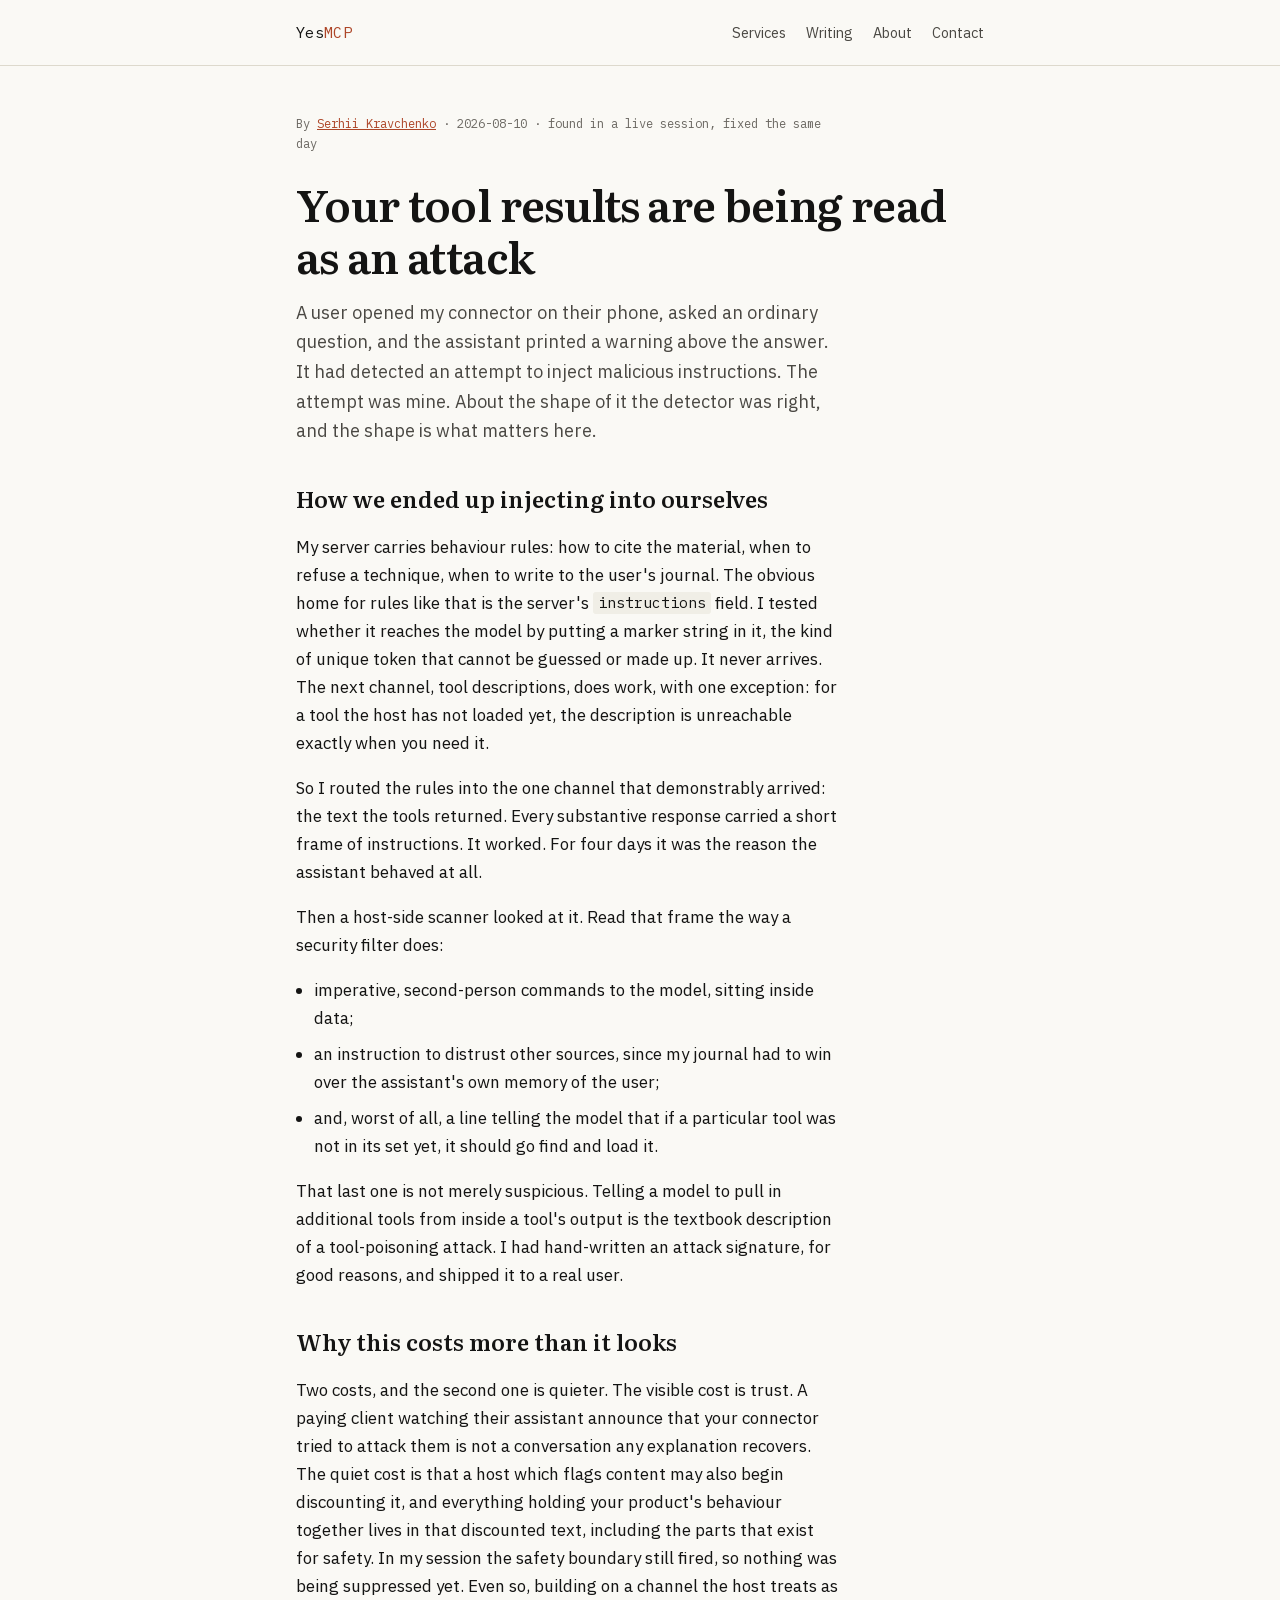
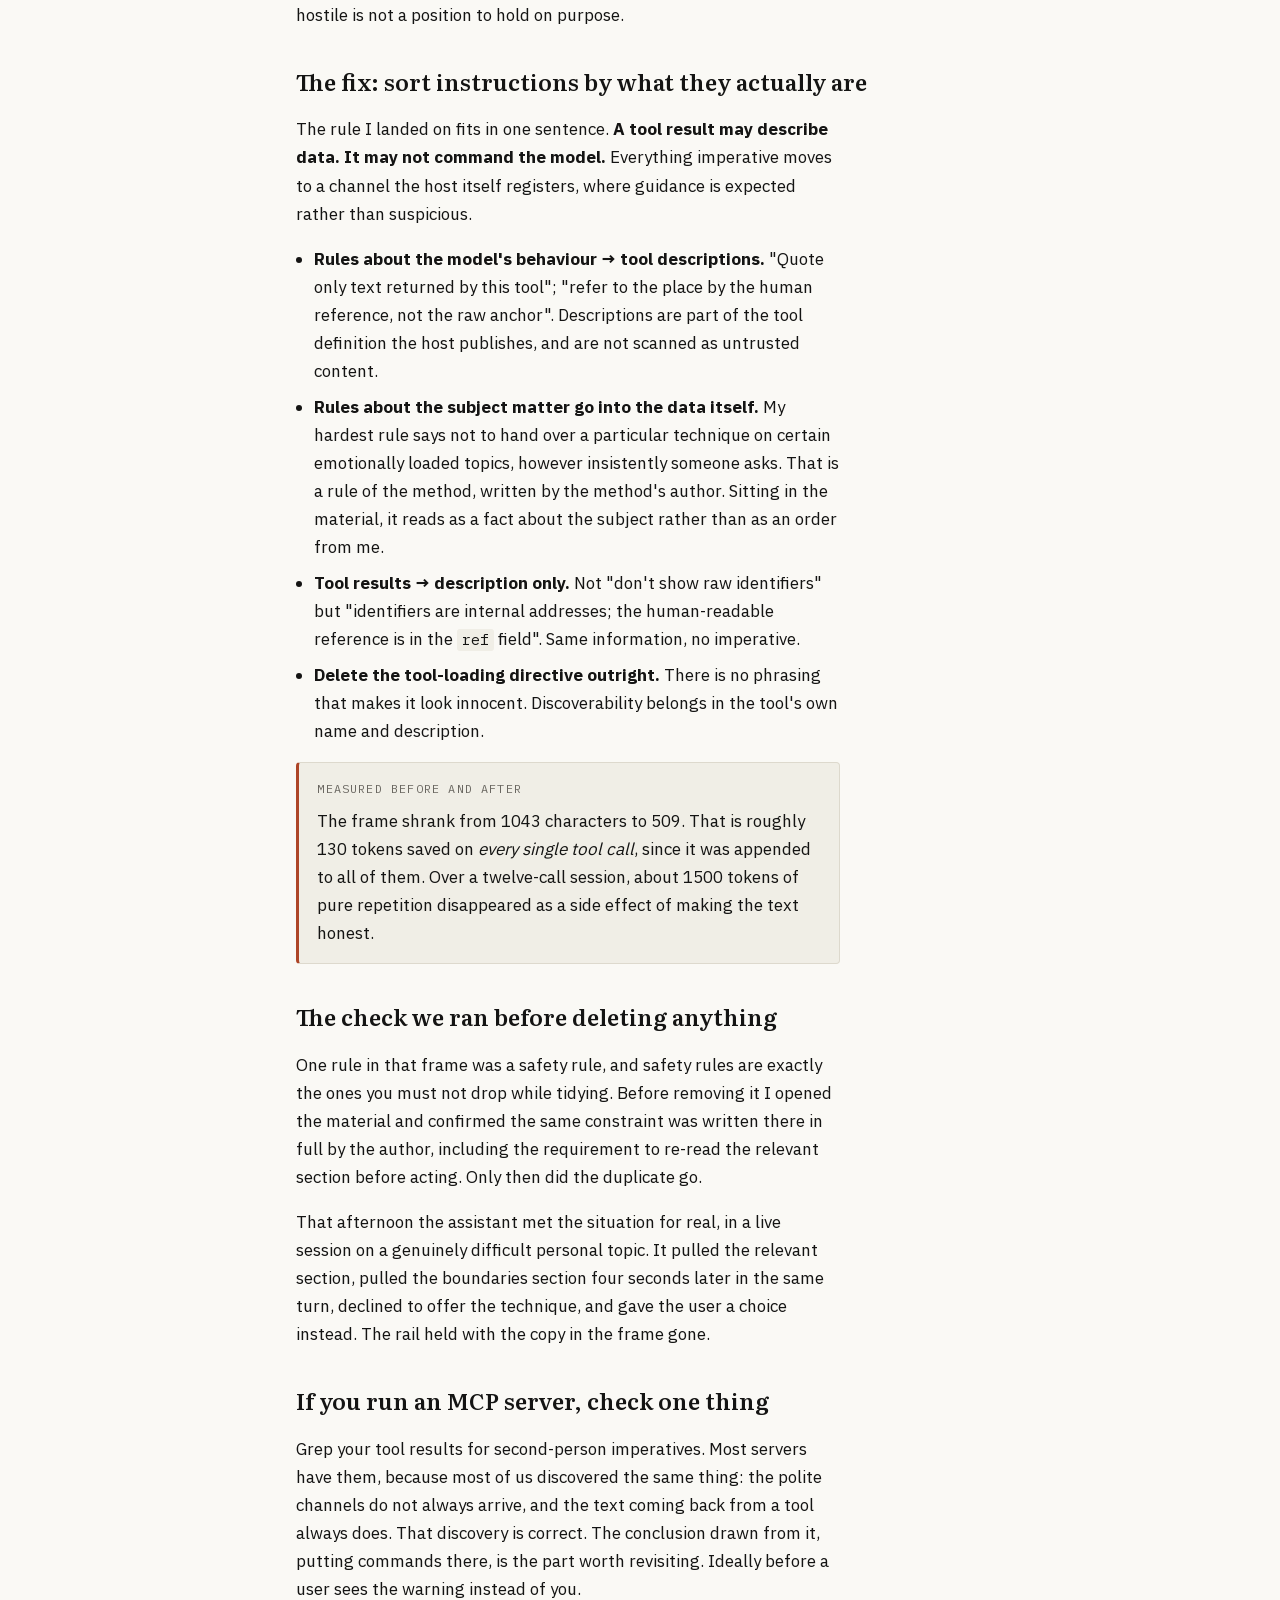
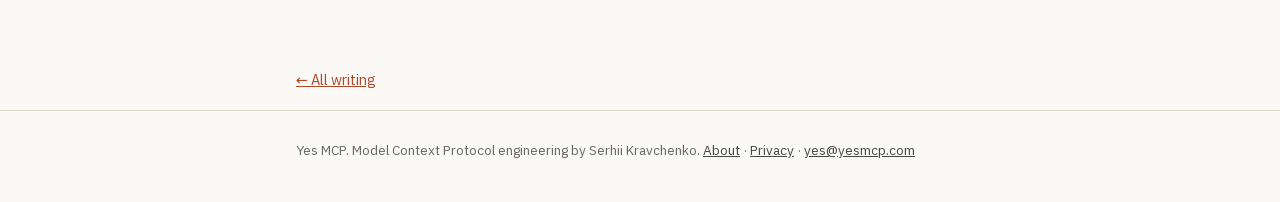
<file: writing/tool-results-read-as-injection/index.html>
<!doctype html>
<html lang="en">
<head>
<meta charset="utf-8">
<meta name="viewport" content="width=device-width, initial-scale=1">
<title>Your tool results are being read as an attack | Yes MCP</title>
<meta name="description" content="We put behaviour rules in the text our MCP tools returned. The host showed our user a warning that the connector had attempted to inject malicious instructions. Why the detector was right, and how we split the channels.">
<link rel="canonical" href="https://yesmcp.com/writing/tool-results-read-as-injection/">
<meta property="og:title" content="Your tool results are being read as an attack">
<meta property="og:description" content="Imperatives inside a tool result are the tool-poisoning signature, even when you own the server.">
<meta property="og:type" content="article">
<meta property="og:url" content="https://yesmcp.com/writing/tool-results-read-as-injection/">
<meta property="og:image" content="https://yesmcp.com/assets/og/injection.png">
<meta property="og:image:width" content="1200">
<meta property="og:image:height" content="630">
<meta property="og:image:type" content="image/png">
<meta name="twitter:card" content="summary_large_image">
<meta name="twitter:image" content="https://yesmcp.com/assets/og/injection.png">
<link rel="icon" type="image/svg+xml" href="/assets/favicon.svg">
<link rel="preload" href="/assets/fonts/plexsans-var.woff2" as="font" type="font/woff2" crossorigin>
<link rel="stylesheet" href="/assets/site.css">
<script type="application/ld+json">
{
  "@context": "https://schema.org",
  "@graph": [
    {
      "@type": "BlogPosting",
      "@id": "https://yesmcp.com/writing/tool-results-read-as-injection/#article",
      "headline": "Your tool results are being read as an attack",
      "description": "Imperative instructions inside a tool result match the tool-poisoning signature. A host warned a real user that our own connector had attempted to inject malicious instructions. Why the detector was right, and how we split the channels.",
      "datePublished": "2026-08-10",
      "dateModified": "2026-08-10",
      "url": "https://yesmcp.com/writing/tool-results-read-as-injection/",
      "mainEntityOfPage": {"@id": "https://yesmcp.com/writing/tool-results-read-as-injection/"},
      "author": {"@id": "https://yesmcp.com/#serhii"},
      "publisher": {"@id": "https://yesmcp.com/#organization"},
      "inLanguage": "en",
      "isAccessibleForFree": true
    },
    {
      "@type": "Person",
      "@id": "https://yesmcp.com/#serhii",
      "name": "Serhii Kravchenko",
      "jobTitle": "MCP engineer",
      "url": "https://yesmcp.com/about/",
      "sameAs": ["https://www.linkedin.com/in/awrshift/", "https://x.com/awrshift", "https://github.com/awrshift"]
    },
    {
      "@type": "Organization",
      "@id": "https://yesmcp.com/#organization",
      "name": "Yes MCP",
      "url": "https://yesmcp.com/",
      "sameAs": ["https://www.linkedin.com/company/yesmcp/"]
    },
    {
      "@type": "BreadcrumbList",
      "@id": "https://yesmcp.com/writing/tool-results-read-as-injection/#breadcrumb",
      "itemListElement": [
        {"@type": "ListItem", "position": 1, "name": "Home", "item": "https://yesmcp.com/"},
        {"@type": "ListItem", "position": 2, "name": "Writing", "item": "https://yesmcp.com/#writing"},
        {"@type": "ListItem", "position": 3, "name": "Your tool results are being read as an attack"}
      ]
    }
  ]
}
</script>
</head>
<body>
<a class="skip" href="#main">Skip to content</a>

<header class="top">
  <div class="wrap top-in">
    <a class="mark" href="/">Yes<b>MCP</b></a>
    <nav class="nav"><a href="/#services">Services</a><a href="/#writing">Writing</a><a href="/about/">About</a><a href="/#contact">Contact</a></nav>
  </div>
</header>

<main class="wrap" id="main">
<article>
  <p class="meta">By <a href="/about/">Serhii Kravchenko</a> · 2026-08-10 · found in a live session, fixed the same day</p>
  <h1>Your tool results are being read as an attack</h1>

  <p class="lede">
    A user opened my connector on their phone, asked an ordinary question, and the assistant printed
    a warning above the answer. It had detected an attempt to inject malicious instructions. The
    attempt was mine. About the shape of it the detector was right, and the shape is what matters
    here.
  </p>

  <h2>How we ended up injecting into ourselves</h2>

  <p>
    My server carries behaviour rules: how to cite the material, when to refuse a technique, when to
    write to the user's journal. The obvious home for rules like that is the server's
    <code>instructions</code> field. I tested whether it reaches the model by putting a marker string
    in it, the kind of unique token that cannot be guessed or made up. It never arrives. The next
    channel, tool descriptions, does work, with one exception: for a tool the host has not loaded yet,
    the description is unreachable exactly when you need it.
  </p>

  <p>
    So I routed the rules into the one channel that demonstrably arrived: the text the tools returned.
    Every substantive response carried a short frame of instructions. It worked. For four days it was
    the reason the assistant behaved at all.
  </p>

  <p>
    Then a host-side scanner looked at it. Read that frame the way a security filter does:
  </p>

  <ul>
    <li>imperative, second-person commands to the model, sitting inside data;</li>
    <li>an instruction to distrust other sources, since my journal had to win over the assistant's
      own memory of the user;</li>
    <li>and, worst of all, a line telling the model that if a particular tool was not in its
      set yet, it should go find and load it.</li>
  </ul>

  <p>
    That last one is not merely suspicious. Telling a model to pull in additional tools from inside a
    tool's output is the textbook description of a tool-poisoning attack. I had hand-written an attack
    signature, for good reasons, and shipped it to a real user.
  </p>

  <h2>Why this costs more than it looks</h2>

  <p>
    Two costs, and the second one is quieter. The visible cost is trust. A paying client watching
    their assistant announce that your connector tried to attack them is not a conversation any
    explanation recovers. The quiet cost is that a host which flags content may also begin discounting
    it, and everything holding your product's behaviour together lives in that discounted text,
    including the parts that exist for safety. In my session the safety boundary still fired, so
    nothing was being suppressed yet. Even so, building on a channel the host treats as hostile is not
    a position to hold on purpose.
  </p>

  <h2>The fix: sort instructions by what they actually are</h2>

  <p>
    The rule I landed on fits in one sentence. <strong>A tool result may describe data. It may not
    command the model.</strong> Everything imperative moves to a channel the host itself registers,
    where guidance is expected rather than suspicious.
  </p>

  <ul>
    <li>
      <strong>Rules about the model's behaviour → tool descriptions.</strong> "Quote only text
      returned by this tool"; "refer to the place by the human reference, not the raw anchor".
      Descriptions are part of the tool definition the host publishes, and are not scanned as
      untrusted content.
    </li>
    <li>
      <strong>Rules about the subject matter go into the data itself.</strong> My hardest rule says
      not to hand over a particular technique on certain emotionally loaded topics, however
      insistently someone asks. That is a rule of the method, written by the method's author. Sitting
      in the material, it reads as a fact about the subject rather than as an order from me.
    </li>
    <li>
      <strong>Tool results → description only.</strong> Not "don't show raw identifiers" but
      "identifiers are internal addresses; the human-readable reference is in the
      <code>ref</code> field". Same information, no imperative.
    </li>
    <li>
      <strong>Delete the tool-loading directive outright.</strong> There is no phrasing that
      makes it look innocent. Discoverability belongs in the tool's own name and description.
    </li>
  </ul>

  <div class="evidence">
    <p class="eyebrow">Measured before and after</p>
    <p>
      The frame shrank from 1043 characters to 509. That is roughly 130 tokens saved on
      <em>every single tool call</em>, since it was appended to all of them. Over a twelve-call
      session, about 1500 tokens of pure repetition disappeared as a side effect of making the text
      honest.
    </p>
  </div>

  <h2>The check we ran before deleting anything</h2>

  <p>
    One rule in that frame was a safety rule, and safety rules are exactly the ones you must not drop
    while tidying. Before removing it I opened the material and confirmed the same constraint was
    written there in full by the author, including the requirement to re-read the relevant section
    before acting. Only then did the duplicate go.
  </p>

  <p>
    That afternoon the assistant met the situation for real, in a live session on a genuinely
    difficult personal topic. It pulled the relevant section, pulled the boundaries section four
    seconds later in the same turn, declined to offer the technique, and gave the user a choice
    instead. The rail held with the copy in the frame gone.
  </p>

  <h2>If you run an MCP server, check one thing</h2>

  <p>
    Grep your tool results for second-person imperatives. Most servers have them, because most of us
    discovered the same thing: the polite channels do not always arrive, and the text coming back from
    a tool always does. That discovery is correct. The conclusion drawn from it, putting commands
    there, is the part worth revisiting. Ideally before a user sees the warning instead of you.
  </p>

  <p><a class="back" href="/#writing">← All writing</a></p>
</article>
</main>

<footer>
  <div class="wrap">
    Yes MCP. Model Context Protocol engineering by Serhii Kravchenko.
    <a href="/about/">About</a> · <a href="/privacy/">Privacy</a> ·
    <a href="mailto:yes@yesmcp.com">yes@yesmcp.com</a>
  </div>
</footer>

</body>
</html>
</file>
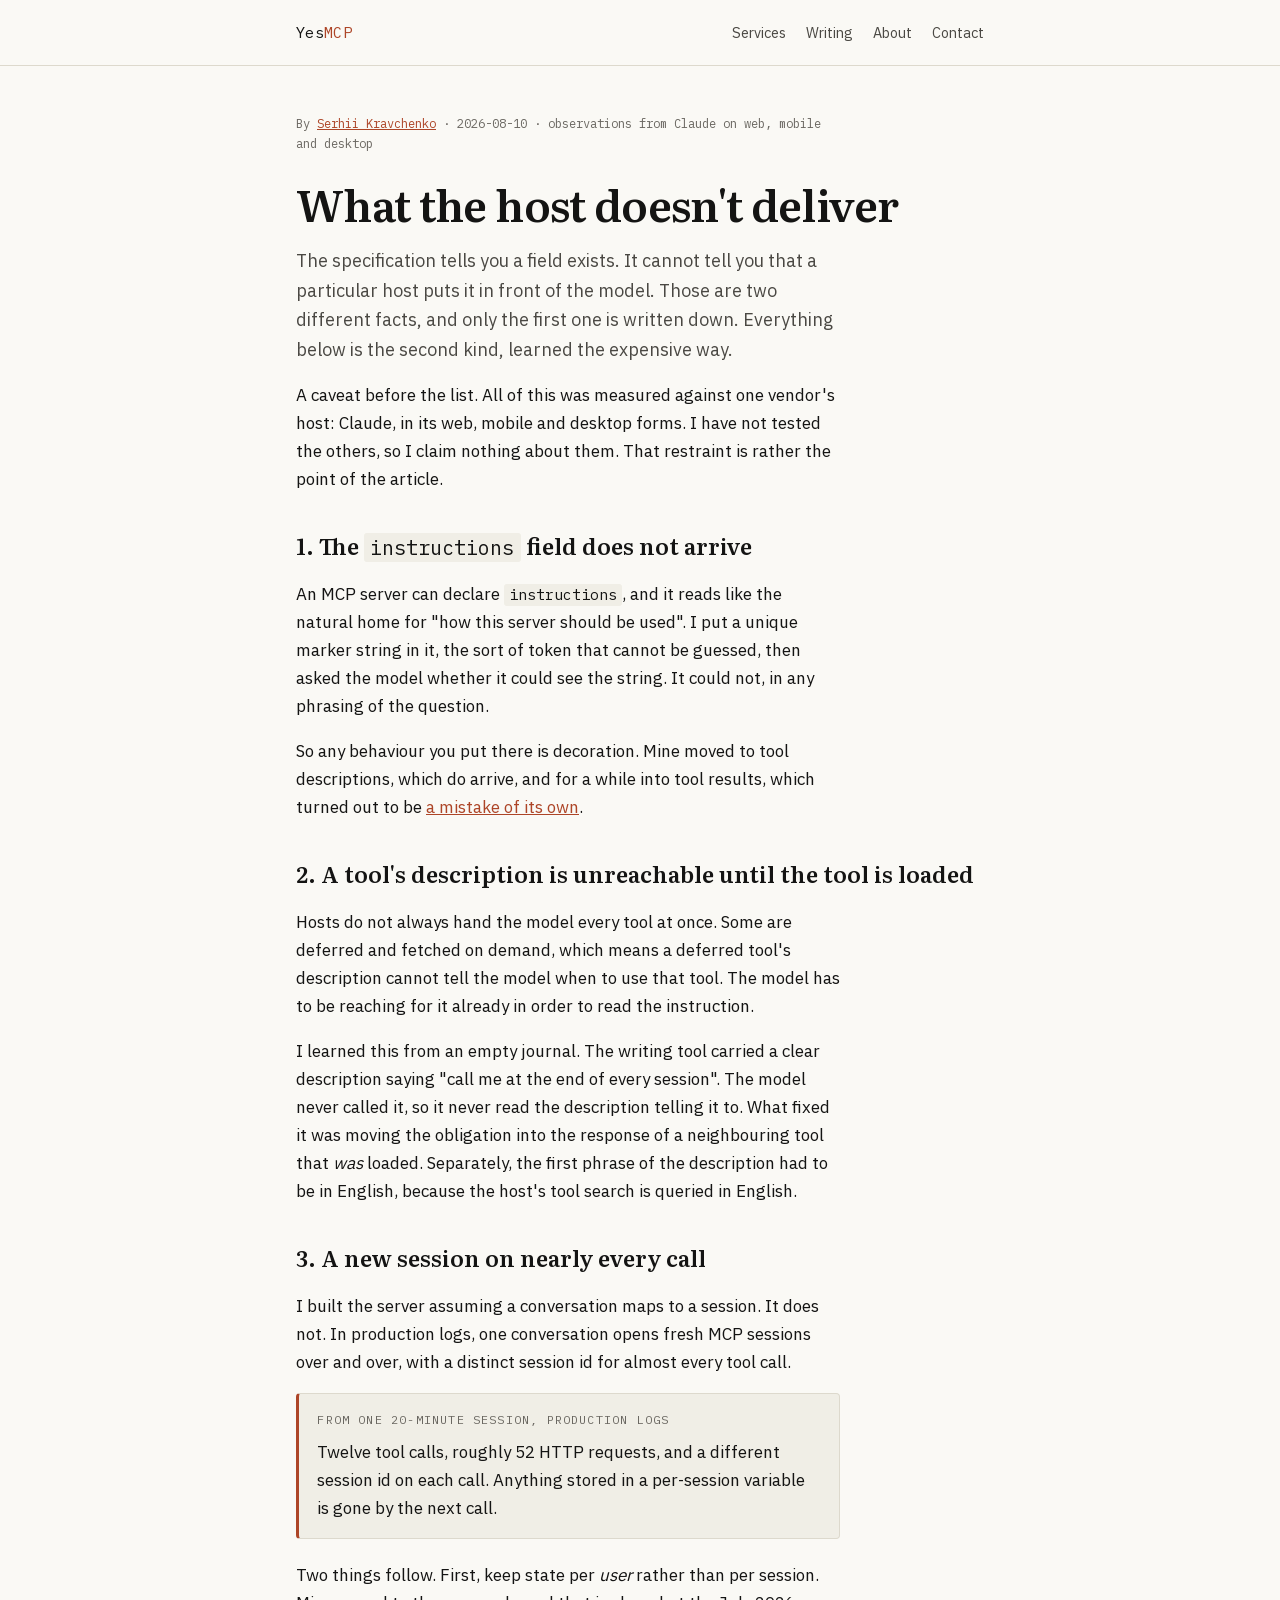
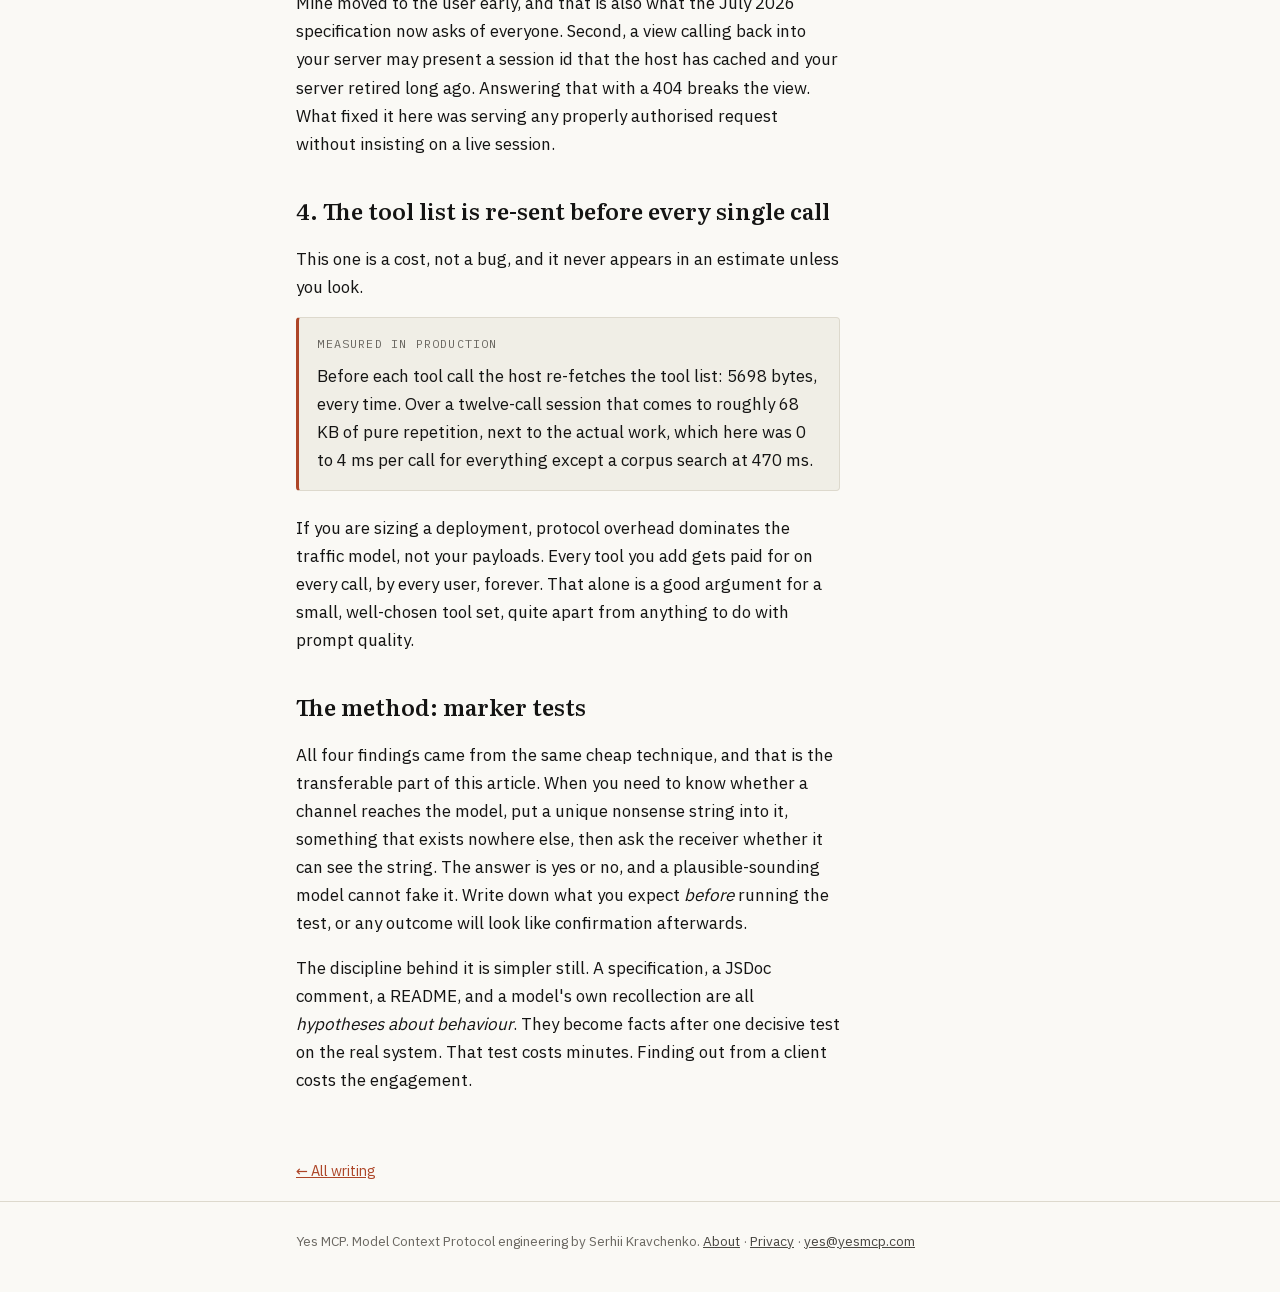
<file: writing/what-the-host-does-not-deliver/index.html>
<!doctype html>
<html lang="en">
<head>
<meta charset="utf-8">
<meta name="viewport" content="width=device-width, initial-scale=1">
<title>What the host doesn't deliver | Yes MCP</title>
<meta name="description" content="A field guide to the channels between an MCP server and the model: which arrive, which silently don't, and what each costs. Findings from a production connector, each caught by a marker test.">
<link rel="canonical" href="https://yesmcp.com/writing/what-the-host-does-not-deliver/">
<meta property="og:title" content="What the host doesn't deliver">
<meta property="og:description" content="A field on the spec is not a field that arrives. Four findings from a production MCP connector.">
<meta property="og:type" content="article">
<meta property="og:url" content="https://yesmcp.com/writing/what-the-host-does-not-deliver/">
<meta property="og:image" content="https://yesmcp.com/assets/og/channels.png">
<meta property="og:image:width" content="1200">
<meta property="og:image:height" content="630">
<meta property="og:image:type" content="image/png">
<meta name="twitter:card" content="summary_large_image">
<meta name="twitter:image" content="https://yesmcp.com/assets/og/channels.png">
<link rel="icon" type="image/svg+xml" href="/assets/favicon.svg">
<link rel="preload" href="/assets/fonts/plexsans-var.woff2" as="font" type="font/woff2" crossorigin>
<link rel="stylesheet" href="/assets/site.css">
<script type="application/ld+json">
{
  "@context": "https://schema.org",
  "@graph": [
    {
      "@type": "BlogPosting",
      "@id": "https://yesmcp.com/writing/what-the-host-does-not-deliver/#article",
      "headline": "What the host doesn't deliver",
      "description": "A field guide to the channels between an MCP server and the model: which arrive, which silently do not, and what each costs. Four findings, each caught by a marker test.",
      "datePublished": "2026-08-10",
      "dateModified": "2026-08-10",
      "url": "https://yesmcp.com/writing/what-the-host-does-not-deliver/",
      "mainEntityOfPage": {"@id": "https://yesmcp.com/writing/what-the-host-does-not-deliver/"},
      "author": {"@id": "https://yesmcp.com/#serhii"},
      "publisher": {"@id": "https://yesmcp.com/#organization"},
      "inLanguage": "en",
      "isAccessibleForFree": true
    },
    {
      "@type": "Person",
      "@id": "https://yesmcp.com/#serhii",
      "name": "Serhii Kravchenko",
      "jobTitle": "MCP engineer",
      "url": "https://yesmcp.com/about/",
      "sameAs": ["https://www.linkedin.com/in/awrshift/", "https://x.com/awrshift", "https://github.com/awrshift"]
    },
    {
      "@type": "Organization",
      "@id": "https://yesmcp.com/#organization",
      "name": "Yes MCP",
      "url": "https://yesmcp.com/",
      "sameAs": ["https://www.linkedin.com/company/yesmcp/"]
    },
    {
      "@type": "BreadcrumbList",
      "@id": "https://yesmcp.com/writing/what-the-host-does-not-deliver/#breadcrumb",
      "itemListElement": [
        {"@type": "ListItem", "position": 1, "name": "Home", "item": "https://yesmcp.com/"},
        {"@type": "ListItem", "position": 2, "name": "Writing", "item": "https://yesmcp.com/#writing"},
        {"@type": "ListItem", "position": 3, "name": "What the host doesn't deliver"}
      ]
    }
  ]
}
</script>
</head>
<body>
<a class="skip" href="#main">Skip to content</a>

<header class="top">
  <div class="wrap top-in">
    <a class="mark" href="/">Yes<b>MCP</b></a>
    <nav class="nav"><a href="/#services">Services</a><a href="/#writing">Writing</a><a href="/about/">About</a><a href="/#contact">Contact</a></nav>
  </div>
</header>

<main class="wrap" id="main">
<article>
  <p class="meta">By <a href="/about/">Serhii Kravchenko</a> · 2026-08-10 · observations from Claude on web, mobile and desktop</p>
  <h1>What the host doesn't deliver</h1>

  <p class="lede">
    The specification tells you a field exists. It cannot tell you that a particular host puts it
    in front of the model. Those are two different facts, and only the first one is written down.
    Everything below is the second kind, learned the expensive way.
  </p>

  <p>
    A caveat before the list. All of this was measured against one vendor's host: Claude, in its web,
    mobile and desktop forms. I have not tested the others, so I claim nothing about them. That
    restraint is rather the point of the article.
  </p>

  <h2>1. The <code>instructions</code> field does not arrive</h2>

  <p>
    An MCP server can declare <code>instructions</code>, and it reads like the natural home for "how
    this server should be used". I put a unique marker string in it, the sort of token that cannot be
    guessed, then asked the model whether it could see the string. It could not, in any phrasing of
    the question.
  </p>

  <p>
    So any behaviour you put there is decoration. Mine moved to tool descriptions, which do arrive,
    and for a while into tool results, which turned out to be
    <a href="/writing/tool-results-read-as-injection/">a mistake of its own</a>.
  </p>

  <h2>2. A tool's description is unreachable until the tool is loaded</h2>

  <p>
    Hosts do not always hand the model every tool at once. Some are deferred and fetched on demand,
    which means a deferred tool's description cannot tell the model when to use that tool. The model
    has to be reaching for it already in order to read the instruction.
  </p>

  <p>
    I learned this from an empty journal. The writing tool carried a clear description saying "call me
    at the end of every session". The model never called it, so it never read the description telling
    it to. What fixed it was moving the obligation into the response of a neighbouring tool that
    <em>was</em> loaded. Separately, the first phrase of the description had to be in English, because
    the host's tool search is queried in English.
  </p>

  <h2>3. A new session on nearly every call</h2>

  <p>
    I built the server assuming a conversation maps to a session. It does not. In production logs, one
    conversation opens fresh MCP sessions over and over, with a distinct session id for almost every
    tool call.
  </p>

  <div class="evidence">
    <p class="eyebrow">From one 20-minute session, production logs</p>
    <p>
      Twelve tool calls, roughly 52 HTTP requests, and a different session id on each call.
      Anything stored in a per-session variable is gone by the next call.
    </p>
  </div>

  <p>
    Two things follow. First, keep state per <em>user</em> rather than per session. Mine moved to the
    user early, and that is also what the July 2026 specification now asks of everyone. Second, a view
    calling back into your server may present a session id that the host has cached and your server
    retired long ago. Answering that with a 404 breaks the view. What fixed it here was serving any
    properly authorised request without insisting on a live session.
  </p>

  <h2>4. The tool list is re-sent before every single call</h2>

  <p>
    This one is a cost, not a bug, and it never appears in an estimate unless you look.
  </p>

  <div class="evidence">
    <p class="eyebrow">Measured in production</p>
    <p>
      Before each tool call the host re-fetches the tool list: 5698 bytes, every time. Over a
      twelve-call session that comes to roughly 68 KB of pure repetition, next to the actual work,
      which here was 0 to 4 ms per call for everything except a corpus search at 470 ms.
    </p>
  </div>

  <p>
    If you are sizing a deployment, protocol overhead dominates the traffic model, not your payloads.
    Every tool you add gets paid for on every call, by every user, forever. That alone is a good
    argument for a small, well-chosen tool set, quite apart from anything to do with prompt quality.
  </p>

  <h2>The method: marker tests</h2>

  <p>
    All four findings came from the same cheap technique, and that is the transferable part of this
    article. When you need to know whether a channel reaches the model, put a unique nonsense string
    into it, something that exists nowhere else, then ask the receiver whether it can see the string.
    The answer is yes or no, and a plausible-sounding model cannot fake it. Write down what you expect
    <em>before</em> running the test, or any outcome will look like confirmation afterwards.
  </p>

  <p>
    The discipline behind it is simpler still. A specification, a JSDoc comment, a README, and a
    model's own recollection are all <em>hypotheses about behaviour</em>. They become facts after one
    decisive test on the real system. That test costs minutes. Finding out from a client costs the
    engagement.
  </p>

  <p><a class="back" href="/#writing">← All writing</a></p>
</article>
</main>

<footer>
  <div class="wrap">
    Yes MCP. Model Context Protocol engineering by Serhii Kravchenko.
    <a href="/about/">About</a> · <a href="/privacy/">Privacy</a> ·
    <a href="mailto:yes@yesmcp.com">yes@yesmcp.com</a>
  </div>
</footer>

</body>
</html>
</file>
<file: assets/site.css>
/* Yes MCP — expertise showcase. One stylesheet, no framework, no external domains.
   Fonts are self-hosted subsets carried over from the v2 landing (128 KB total). */

@font-face {
  font-family: 'Literata';
  src: url('/assets/fonts/literata-var.woff2') format('woff2-variations');
  font-weight: 200 900; font-style: normal; font-display: swap;
}
@font-face {
  font-family: 'Literata';
  src: url('/assets/fonts/literata-italic-600.woff2') format('woff2');
  font-weight: 600; font-style: italic; font-display: swap;
}
@font-face {
  font-family: 'Plex Sans';
  src: url('/assets/fonts/plexsans-var.woff2') format('woff2-variations');
  font-weight: 100 700; font-style: normal; font-display: swap;
}
@font-face {
  font-family: 'Plex Mono';
  src: url('/assets/fonts/plexmono-400.woff2') format('woff2');
  font-weight: 400; font-style: normal; font-display: swap;
}

:root {
  --paper: #faf9f5;
  --paper-2: #f0eee6;
  --ink: #141413;
  --ink-2: #4a4843;
  --ink-3: #6b6862;   /* 5.27:1 on paper, 4.78:1 on paper-2 — WCAG AA at any size (was #77746c = 4.43/4.02, failed) */
  --rule: #ddd9cd;
  --accent: #ad4527;  /* 5.45:1 / 4.94:1 — AA on both surfaces (was #b8492a = 4.49 on paper-2, borderline) */
  --measure: 34rem;
  color-scheme: light;
}

*, *::before, *::after { box-sizing: border-box; }
html { -webkit-text-size-adjust: 100%; }
body {
  margin: 0;
  background: var(--paper);
  color: var(--ink);
  font-family: 'Plex Sans', ui-sans-serif, system-ui, sans-serif;
  font-size: 17px;
  line-height: 1.65;
  font-synthesis-weight: none;
}

/* Skip-link: keyboard users should not tab the masthead on every page. */
.skip {
  position: absolute; left: -9999px; top: 0; z-index: 10;
  background: var(--ink); color: var(--paper); padding: 0.6rem 1rem;
  text-decoration: none; border-radius: 0 0 4px 0;
}
.skip:focus { left: 0; }

/* ── layout ─────────────────────────────────────────────────────────── */
.wrap { max-width: 46rem; margin: 0 auto; padding: 0 1.5rem; }
main { padding-bottom: 5rem; }
section { padding: 3.5rem 0; border-top: 1px solid var(--rule); }
section:first-of-type { border-top: 0; }

/* ── masthead ───────────────────────────────────────────────────────── */
.top { border-bottom: 1px solid var(--rule); }
.top-in {
  display: flex; align-items: baseline; justify-content: space-between;
  gap: 1rem; padding-top: 1.25rem; padding-bottom: 1.25rem;
}
.mark {
  font-family: 'Plex Mono', ui-monospace, monospace;
  font-size: 0.95rem; letter-spacing: 0.02em;
  text-decoration: none; color: var(--ink); white-space: nowrap;
}
.mark b { font-weight: 400; color: var(--accent); }
.nav { display: flex; gap: 1.25rem; font-size: 0.9rem; }
.nav a { color: var(--ink-2); text-decoration: none; }
.nav a:hover { color: var(--accent); }

/* ── type ───────────────────────────────────────────────────────────── */
h1, h2, h3 { font-family: 'Literata', Georgia, serif; font-weight: 600; line-height: 1.2; }
h1 { font-size: clamp(1.9rem, 4.5vw, 2.7rem); margin: 0 0 1rem; letter-spacing: -0.015em; }
/* Имя + должность должны стоять одной строкой на десктопе: при 2.7rem строка
   шире колонки ровно на 10px (замерено 2026-08-10, 698px против 688px).
   На узком экране 30 знаков в строку не влезут ни при каком читаемом кегле,
   поэтому там разрешаем перенос и балансируем его по запятой. */
h1.h1-name {
  font-size: clamp(1.55rem, 3.4vw, 2.5rem);
  text-wrap: balance;
}
h2 { font-size: 1.4rem; margin: 0 0 1.25rem; }
h3 { font-size: 1.06rem; margin: 0 0 0.35rem; font-weight: 600; }
p { margin: 0 0 1.05rem; max-width: var(--measure); }
a { color: var(--accent); }
.lede { font-size: 1.12rem; color: var(--ink-2); max-width: var(--measure); }
.eyebrow {
  font-family: 'Plex Mono', monospace; font-size: 0.74rem; letter-spacing: 0.1em;
  text-transform: uppercase; color: var(--ink-3); margin: 0 0 0.9rem;
}
code, .mono { font-family: 'Plex Mono', ui-monospace, monospace; font-size: 0.88em; }
code { background: var(--paper-2); padding: 0.1em 0.32em; border-radius: 3px; }
pre {
  background: var(--paper-2); border: 1px solid var(--rule); border-radius: 6px;
  padding: 0.9rem 1rem; overflow-x: auto; font-size: 0.82rem; line-height: 1.55;
  margin: 0 0 1.4rem;
}
pre code { background: none; padding: 0; }
blockquote {
  margin: 0 0 1.4rem; padding-left: 1rem; border-left: 3px solid var(--rule);
  color: var(--ink-2); font-style: italic;
}

/* ── services ───────────────────────────────────────────────────────── */
.grid { display: grid; gap: 1.6rem; grid-template-columns: 1fr; }
@media (min-width: 44rem) { .grid { grid-template-columns: 1fr 1fr; gap: 1.8rem 2.4rem; } }
.grid p { font-size: 0.96rem; color: var(--ink-2); margin: 0; }

/* ── writing list ───────────────────────────────────────────────────── */
.posts { list-style: none; margin: 0; padding: 0; }
.posts li { padding: 1.15rem 0; border-top: 1px solid var(--rule); }
.posts li:first-child { border-top: 0; padding-top: 0; }
.posts a { text-decoration: none; color: var(--ink); }
.posts a:hover .t { color: var(--accent); }
.posts .t { font-family: 'Literata', Georgia, serif; font-size: 1.1rem; font-weight: 600; display: block; }
.posts .d {
  font-family: 'Plex Mono', monospace; font-size: 0.75rem; color: var(--ink-3);
  display: block; margin-bottom: 0.2rem;
}
.posts .s { font-size: 0.95rem; color: var(--ink-2); margin: 0.3rem 0 0; max-width: var(--measure); }

/* ── article ────────────────────────────────────────────────────────── */
article { padding: 3rem 0 0; }
article h2 { margin-top: 2.5rem; }
article ul { max-width: var(--measure); padding-left: 1.15rem; }
article li { margin-bottom: 0.5rem; }
.meta {
  font-family: 'Plex Mono', monospace; font-size: 0.76rem; color: var(--ink-3);
  margin: 0 0 1.5rem;
}
.back { display: inline-block; margin-top: 3rem; font-size: 0.9rem; }

/* Facts we measured ourselves get a visible frame — the whole point of this site. */
.evidence {
  background: var(--paper-2); border: 1px solid var(--rule); border-left: 3px solid var(--accent);
  border-radius: 4px; padding: 1rem 1.15rem; margin: 0 0 1.4rem; max-width: var(--measure);
}
.evidence p:last-child { margin-bottom: 0; }
.evidence .eyebrow { margin-bottom: 0.5rem; }

/* ── contact ────────────────────────────────────────────────────────── */
.cta-row { display: flex; flex-wrap: wrap; gap: 0.7rem; margin-top: 1.3rem; }
.btn {
  display: inline-block; padding: 0.68rem 1.25rem; border-radius: 5px;
  text-decoration: none; font-size: 0.95rem; border: 1px solid var(--ink);
}
.btn-primary { background: var(--ink); color: var(--paper); }
.btn-primary:hover { background: var(--accent); border-color: var(--accent); }
.btn-ghost { color: var(--ink); }
.btn-ghost:hover { border-color: var(--accent); color: var(--accent); }

/* ── footer ─────────────────────────────────────────────────────────── */
footer {
  border-top: 1px solid var(--rule); padding: 1.75rem 0 2.5rem;
  font-size: 0.85rem; color: var(--ink-3);
}
footer a { color: var(--ink-2); }
</file>
